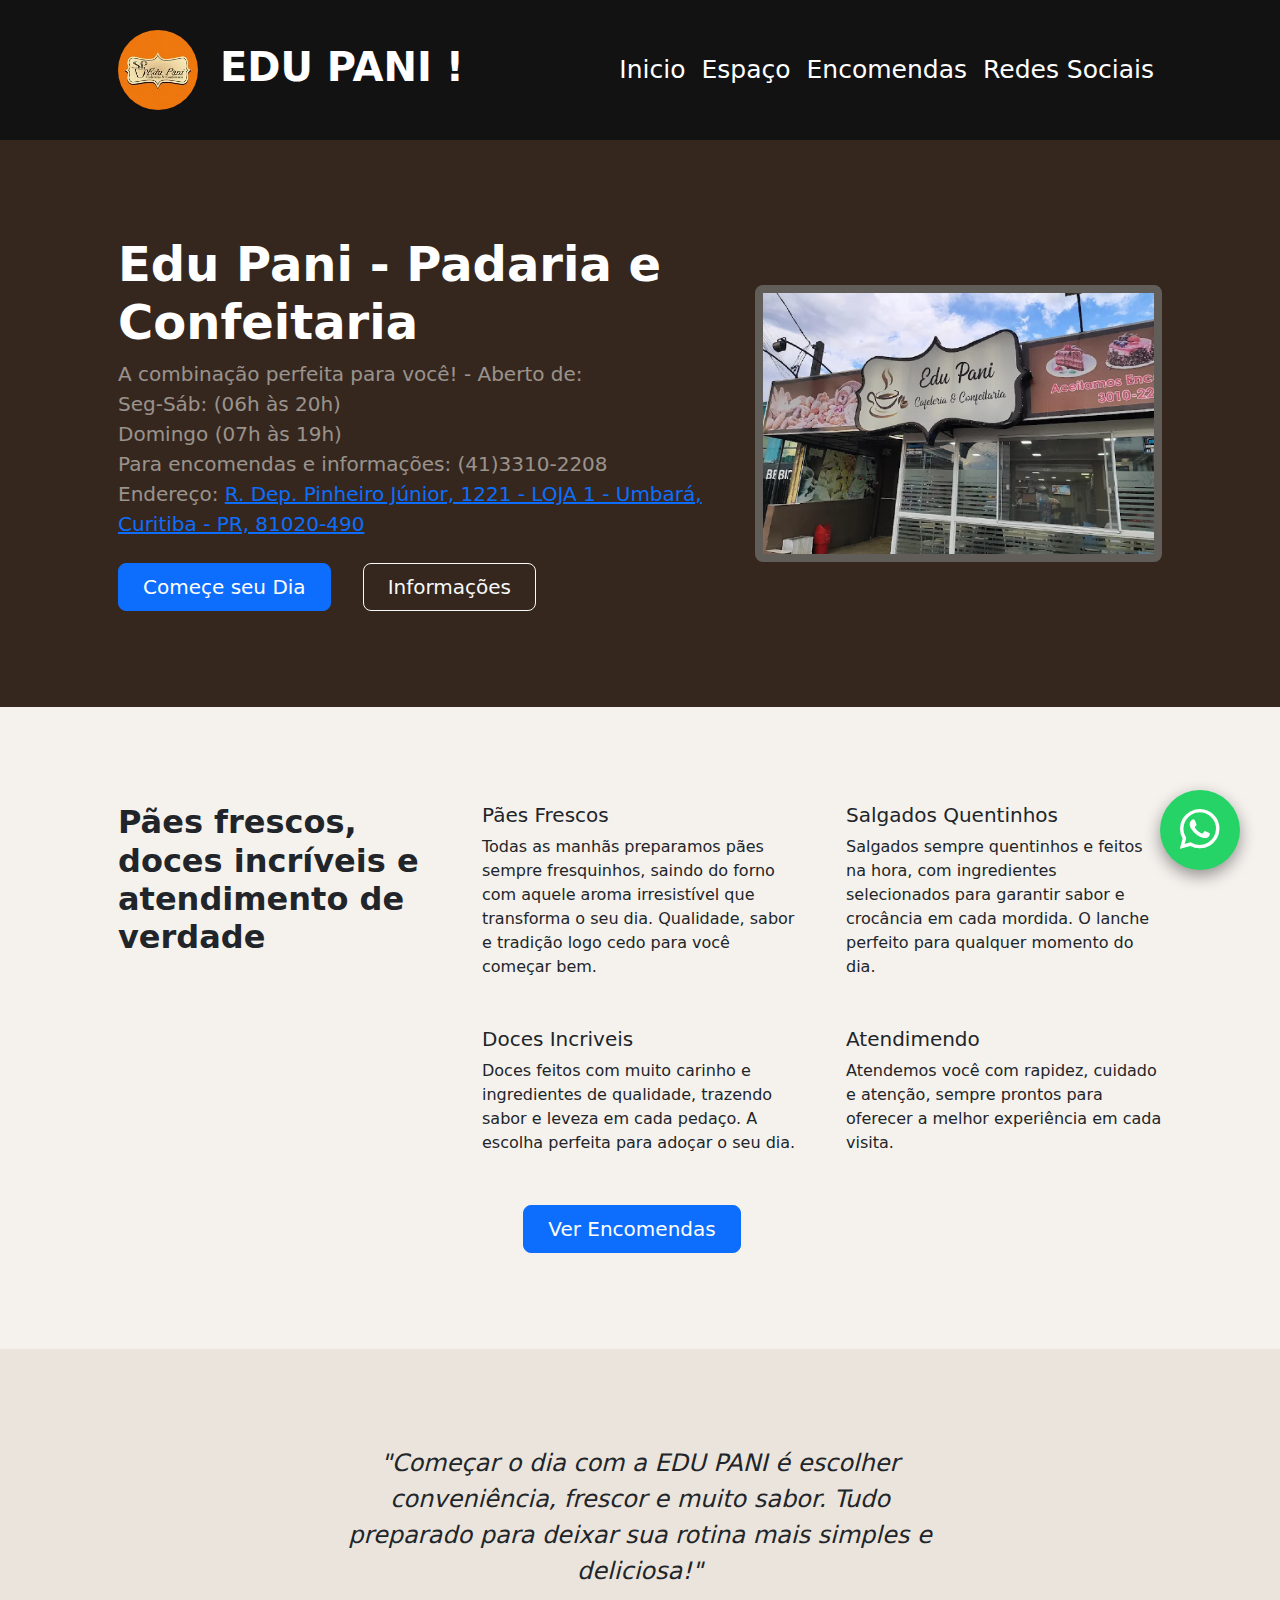
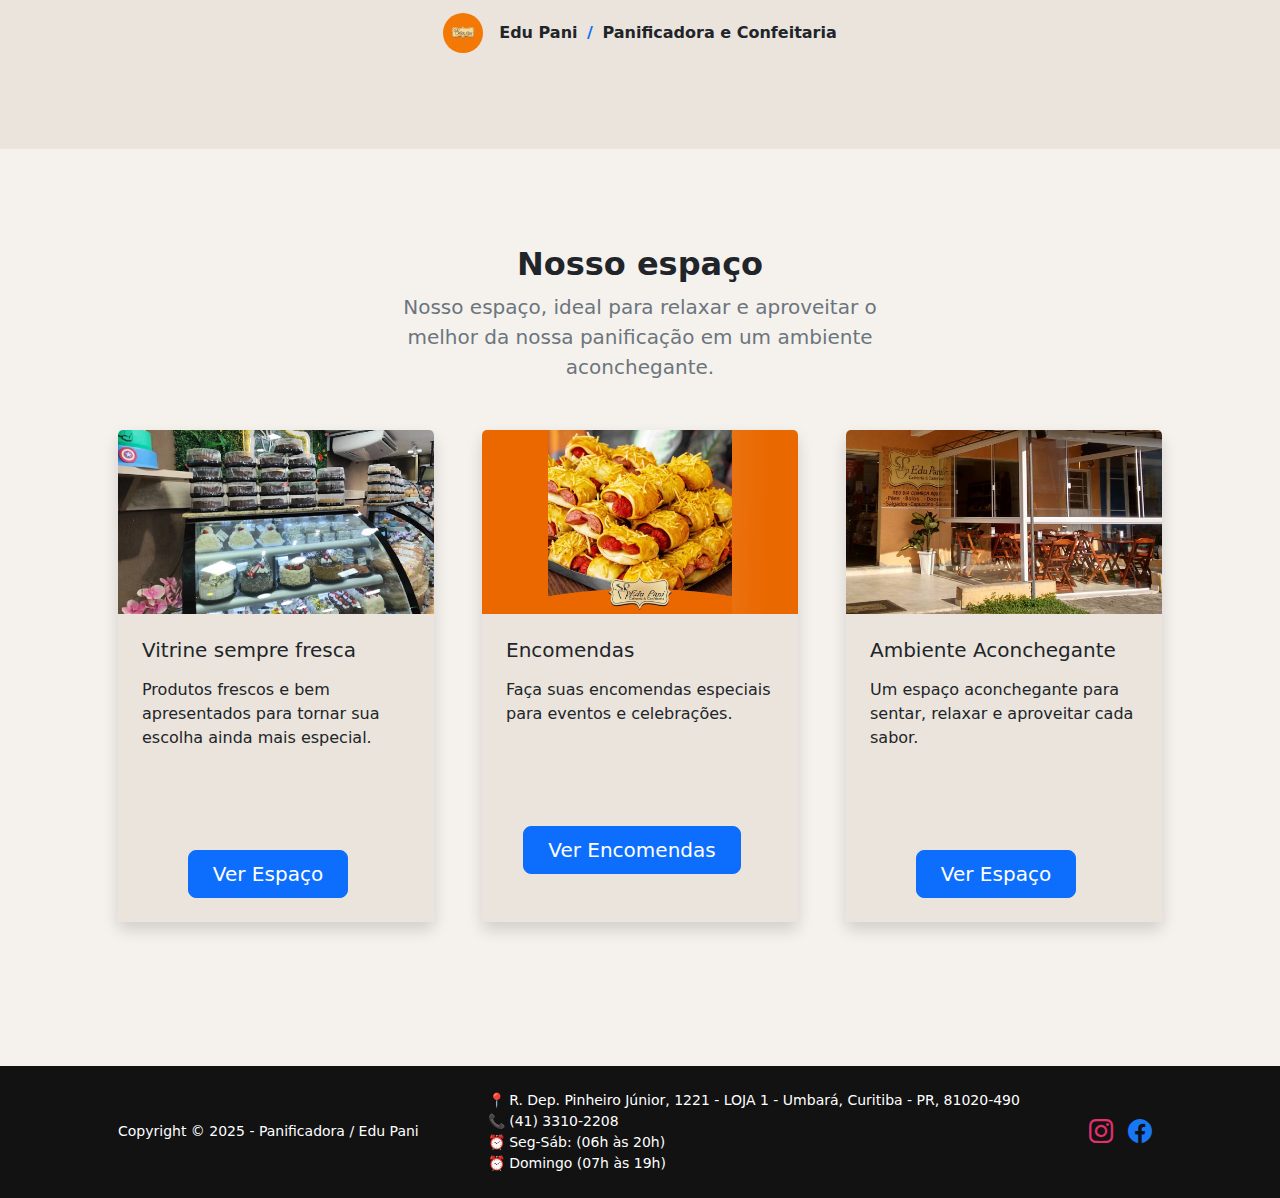
<file: index.html>
<!DOCTYPE html>
<html lang="pt-br">
    <head>
        <meta charset="utf-8" />
        <meta name="viewport" content="width=device-width, initial-scale=1, shrink-to-fit=no" />
        <meta name="description" content="" />
        <meta name="author" content="" />
        <title> - EDU PANI - </title>
        <!-- Favicon-->
       <link rel="icon" type="image/png" href="assets/edu pani.jpg">
        <!-- Bootstrap icons-->
        <link href="https://cdn.jsdelivr.net/npm/bootstrap-icons@1.5.0/font/bootstrap-icons.css" rel="stylesheet" />
        <!-- Core theme CSS (includes Bootstrap)-->
        <link href="css/styles.css" rel="stylesheet" />
        <link rel="stylesheet" href="css/meu.css">
    </head>
    <body class="page-transition d-flex flex-column h-100">
        <!-- LOADER DE TRANSIÇÃO (passo 1) -->
            <div id="page-loader">
                <div class="dots">
                    <span></span>
                    <span></span>
                    <span></span>
                </div>
            </div>
        <main class="flex-shrink-0">
            <!-- Navigation-->
            <nav class="minha-cor navbar navbar-expand-lg navbar-dark">
                <div class="container px-5">
                        <a class="meu-texto navbar-brand" href="index.html">
                            <img src="assets/edu pani.jpg" alt="Logo" style="height: 80px; margin-right: 8px; border-radius: 50%;">
                            EDU PANI !
                        </a>
                    <button class="navbar-toggler" type="button" data-bs-toggle="collapse" data-bs-target="#navbarSupportedContent" aria-controls="navbarSupportedContent" aria-expanded="false" aria-label="Toggle navigation"><span class="navbar-toggler-icon"></span></button>
                    <div class="collapse navbar-collapse" id="navbarSupportedContent">
                        <ul class="navbar-nav ms-auto mb-2 mb-lg-0">
                            <li class="nav-item"><a class="nav-link cor-nav" href="index.html">Inicio</a></li>
                            <li class="nav-item"><a class="nav-link cor-nav" href="espaço.html">Espaço</a></li>
                            <li class="nav-item"><a class="nav-link cor-nav" href="encomendas.html">Encomendas</a></li>
                            <li class="nav-item"><a class="nav-link cor-nav" href="redes-sociais.html">Redes Sociais</a></li>
                        </ul>
                    </div>
                </div>
            </nav>
            <!-- Header-->
                <section class="meu-header">
                    <header class="py-5">
                        <div class="container px-5">
                            <div class="row gx-5 align-items-center justify-content-center">
                                <div class="col-lg-8 col-xl-7 col-xxl-6">
                                    <div class="my-5 text-center text-xl-start">
                                        <h1 class="display-5 fw-bolder text-white mb-2">Edu Pani - Padaria e Confeitaria</h1>
                                        <p class="lead fw-normal text-white-50 mb-4">A combinação perfeita para você! - Aberto de: <br>Seg-Sáb: (06h às 20h)⠀<br>Domingo (07h às 19h) <br>Para encomendas e informações: (41)3310-2208 <br> Endereço: <a href="https://www.google.com/maps?q=R.+Dep.+Pinheiro+Júnior,+1221+-+LOJA+1+-+Umbará,+Curitiba+-+PR,+81020-490" target="_blank">R. Dep. Pinheiro Júnior, 1221 - LOJA 1 - Umbará, Curitiba - PR, 81020-490</a></p>
                                        <div class="d-grid gap-3 d-sm-flex justify-content-sm-center justify-content-xl-start">
                                            <a class="btn btn-primary btn-lg px-4 me-sm-3" href="#features">Começe seu Dia</a>
                                            <a class="btn btn-outline-light btn-lg px-4" href="redes-sociais.html">Informações</a>
                                        </div>
                                    </div>
                                </div>
                                <div class="col-xl-5 col-xxl-6 d-none d-xl-block text-center"><img class="img-fluid rounded-3 my-5" src="assets/estabelecimento.png" alt="estabelecimento" /></div>
                            </div>
                        </div>
                    </header>
                </section>
                <!-- Features section-->
                <section class="py-5" id="features">
                    <div class="container px-5 my-5">
                        <div class="row gx-5">
                            <div class="col-lg-4 mb-5 mb-lg-0"><h2 class="fw-bolder mb-0">Pães frescos, doces incríveis e atendimento de verdade</h2></div>
                            <div class="col-lg-8">
                                <div class="row gx-5 row-cols-1 row-cols-md-2">
                                    <div class="col mb-5 h-100">
                                        <h2 class="h5">Pães Frescos</h2>
                                        <p class="mb-0">Todas as manhãs preparamos pães sempre fresquinhos, saindo do forno com aquele aroma irresistível que transforma o seu dia. Qualidade, sabor e tradição logo cedo para você começar bem.</p>
                                    </div>
                                    <div class="col mb-5 h-100">
                                        <h2 class="h5">Salgados Quentinhos</h2>
                                        <p class="mb-0">Salgados sempre quentinhos e feitos na hora, com ingredientes selecionados para garantir sabor e crocância em cada mordida. O lanche perfeito para qualquer momento do dia.</p>
                                    </div>
                                    <div class="col mb-5 mb-md-0 h-100">
                                        <h2 class="h5">Doces Incriveis</h2>
                                        <p class="mb-0">Doces feitos com muito carinho e ingredientes de qualidade, trazendo sabor e leveza em cada pedaço. A escolha perfeita para adoçar o seu dia.</p>
                                    </div>
                                    <div class="col h-100">
                                        <h2 class="h5">Atendimendo</h2>
                                        <p class="mb-0">Atendemos você com rapidez, cuidado e atenção, sempre prontos para oferecer a melhor experiência em cada visita.</p>
                                    </div>
                                        <div style="margin-top: 50px; display: flex; justify-content: center; align-items: center;"><a class="btn btn-primary btn-lg px-4 me-sm-3" href="encomendas.html">Ver Encomendas</a></div>
                                    </div>
                                </div>
                            </div>
                        </div>
                    </div>
                </section>
                <!-- Testimonial section-->
                <div class="cor-texto-edu-pani py-5">
                    <div class="container px-5 my-5">
                        <div class="row gx-5 justify-content-center">
                            <div class="col-lg-10 col-xl-7">
                                <div class="text-center">
                                    <div class="fs-4 mb-4 fst-italic">"Começar o dia com a EDU PANI é escolher conveniência, frescor e muito sabor. Tudo preparado para deixar sua rotina mais simples e deliciosa!"</div>
                                    <div class="d-flex align-items-center justify-content-center">
                                        <img style="width: 40px; height: 40px;" class="rounded-circle me-3" src="assets/edu pani40x40.png" alt="..." />
                                        <div class="fw-bold">
                                            Edu Pani
                                            <span class="fw-bold text-primary mx-1">/</span>
                                            Panificadora e Confeitaria
                                        </div>
                                    </div>
                                </div>
                            </div>
                        </div>
                    </div>
                </div>
                <!-- Blog preview section-->
                <section class="py-5">
                    <div class="container px-5 my-5">
                        <div class="row gx-5 justify-content-center">
                            <div class="col-lg-8 col-xl-6">
                                <div class="text-center">
                                    <h2 class="fw-bolder">Nosso espaço</h2>
                                    <p class="lead fw-normal text-muted mb-5">Nosso espaço, ideal para relaxar e aproveitar o melhor da nossa panificação em um ambiente aconchegante.</p>
                                </div>
                            </div>
                        </div>
                        <div class="row gx-5">
                            <div class="col-lg-4 mb-5">
                                <div class="card h-100 shadow border-0">
                                    <img class="card-img-top" src="assets/VITRINI EDU PANI.png" alt="vitrini edu pani" />
                                    <div class="cor-bloco card-body p-4">
                                        <h5 class="card-title mb-3">Vitrine sempre fresca</h5>
                                        <p class="card-text mb-0">Produtos frescos e bem apresentados para tornar sua escolha ainda mais especial.</p>
                                        <div style="margin-top: 100px; display: flex; justify-content: center; align-items: center;"><a class="btn btn-primary btn-lg px-4 me-sm-3" href="espaço.html">Ver Espaço</a></div>
                                    </div>
                                </div>
                            </div>
                            <div class="col-lg-4 mb-5">
                                <div class="card h-100 shadow border-0">
                                    <img class="card-img-top" src="assets/salgados encomenda.png" alt="para encomendas" />
                                    <div class="cor-bloco card-body p-4">
                                        <h5 class="card-title mb-3">Encomendas</h5>
                                        <p class="card-text mb-0">Faça suas encomendas especiais para eventos e celebrações.</p>
                                        <div style="margin-top: 100px; display: flex; justify-content: center; align-items: center;"><a class="btn btn-primary btn-lg px-4 me-sm-3" href="encomendas.html">Ver Encomendas</a></div>
                                    </div>
                                </div>
                            </div>                        
                            <div class="col-lg-4 mb-5">
                                <div class="card h-100 shadow border-0">
                                    <img class="card-img-top" src="assets/local sentar.png" alt="lugar para sentar" />
                                    <div class="cor-bloco card-body p-4">
                                        <h5 class="card-title mb-3">Ambiente Aconchegante</h5>
                                        <p class="card-text mb-0">Um espaço aconchegante para sentar, relaxar e aproveitar cada sabor.</p>
                                        <div style="margin-top: 100px; display: flex; justify-content: center; align-items: center;"><a class="btn btn-primary btn-lg px-4 me-sm-3" href="encomendas.html">Ver Espaço</a></div>                               
                                    </div>
                                </div>
                            </div>
                        </div>
                    </div>
                </section>
        </main>
        <!-- Footer-->
        <footer class="cor-footer py-4 mt-auto">
            <div class="container px-5">
                <div class="row align-items-center justify-content-between flex-column flex-sm-row">
                    <div class="col-auto"><div class="small m-0 text-white">Copyright &copy; 2025 - Panificadora / Edu Pani</div></div>
                        <div class="small text-white col-auto">
                        📍 R. Dep. Pinheiro Júnior, 1221 - LOJA 1 - Umbará, Curitiba - PR, 81020-490<br>
                        📞 (41) 3310-2208 <br>
                        ⏰ Seg-Sáb: (06h às 20h)⠀<br>⏰ Domingo (07h às 19h)
                        </div>
                    <div class="col-auto social-icons">
                        <a href="https://www.instagram.com/padariaedupani/" class="instagram"><i class="bi bi-instagram"></i></a>
                        <a href="https://www.facebook.com/edupanii/?locale=pt_BR" class="facebook"><i class="bi bi-facebook"></i></a>
                    </div>
                </div>
            </div>
        </footer>
            <a href="https://wa.me/554195760503?text=Olá,%20gostaria%20de%20retirar%20uma%20dúvida.%0A%0A" 
            target="_blank" 
            class="whatsapp-fixo">
            <i class="bi bi-whatsapp"></i>
            </a>
        <!-- Bootstrap core JS-->
        <script src="https://cdn.jsdelivr.net/npm/bootstrap@5.2.3/dist/js/bootstrap.bundle.min.js"></script>
        <!-- Core theme JS-->
        <script src="js/scripts.js"></script>
    </body>
</html>
</file>
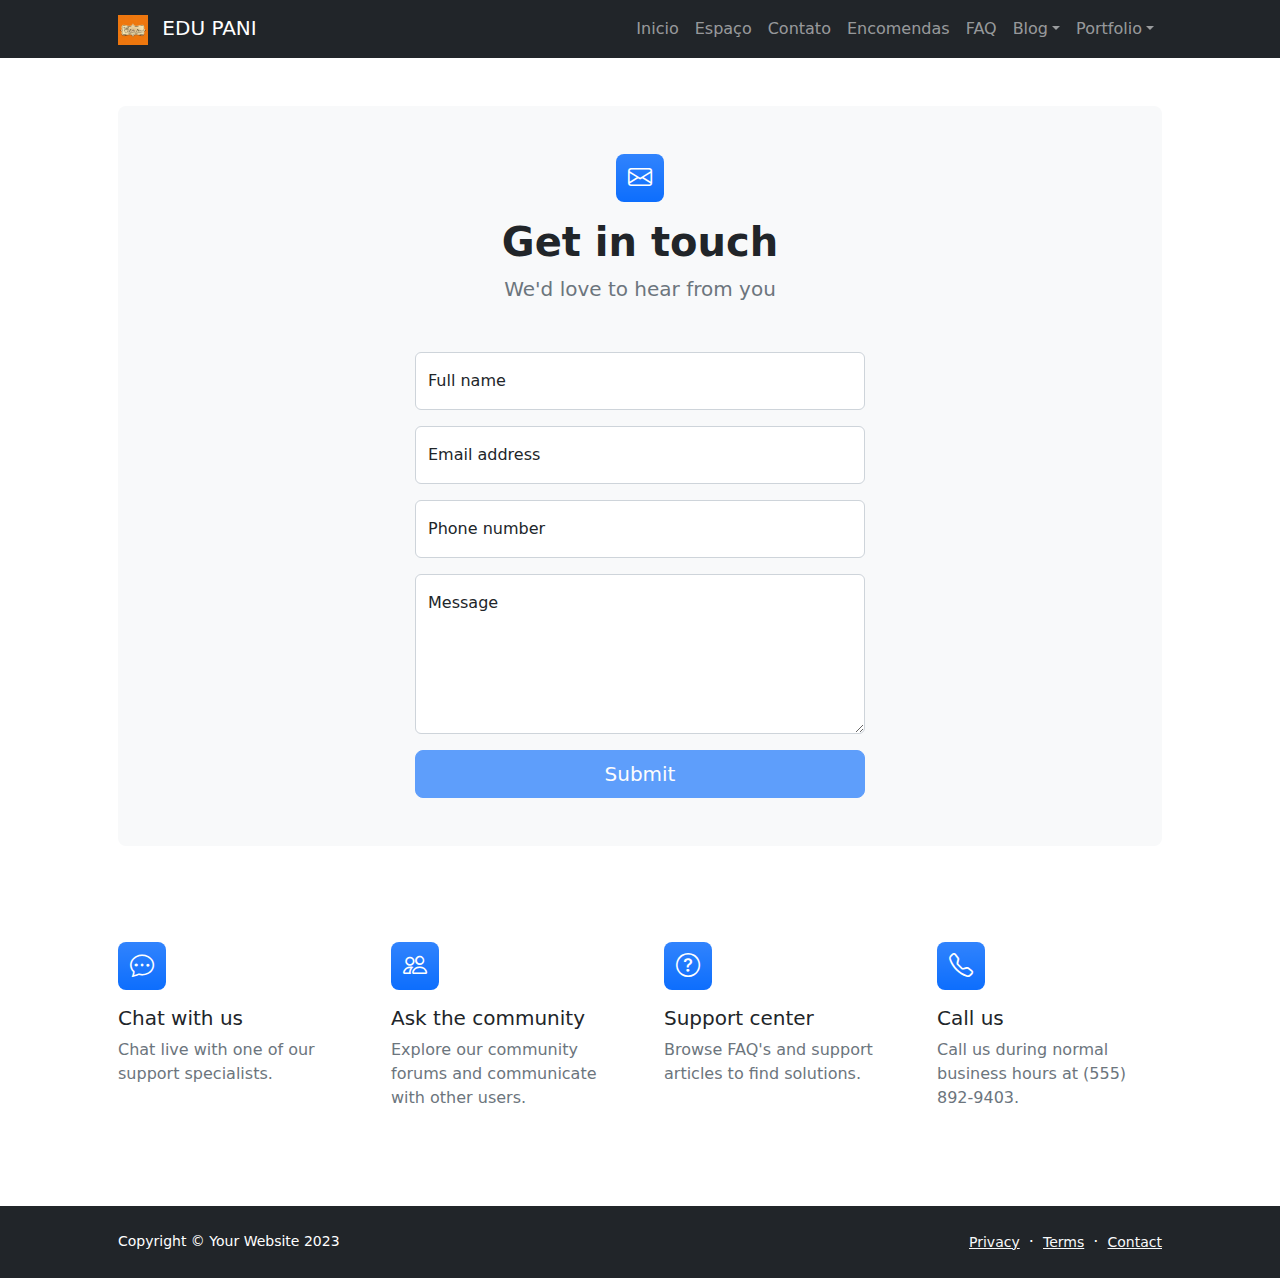
<file: contact.html>
<!DOCTYPE html>
<html lang="en">
    <head>
        <meta charset="utf-8" />
        <meta name="viewport" content="width=device-width, initial-scale=1, shrink-to-fit=no" />
        <meta name="description" content />
        <meta name="author" content />
        <title>Modern Business - Start Bootstrap Template</title>
        <!-- Favicon-->
        <link rel="icon" type="image/x-icon" href="assets/favicon.ico" />
        <!-- Bootstrap icons-->
        <link href="https://cdn.jsdelivr.net/npm/bootstrap-icons@1.5.0/font/bootstrap-icons.css" rel="stylesheet" />
        <!-- Core theme CSS (includes Bootstrap)-->
        <link href="css/styles.css" rel="stylesheet" />
    </head>
    <body class="d-flex flex-column">
        <main class="flex-shrink-0">
            <!-- Navigation-->
            <nav class="navbar navbar-expand-lg navbar-dark bg-dark">
                <div class="container px-5">
                        <a class="navbar-brand" href="index.html">
                            <img src="assets/edu pani.jpg" alt="Logo" style="height: 30px; margin-right: 8px;">
                            EDU PANI
                        </a>
                    <button class="navbar-toggler" type="button" data-bs-toggle="collapse" data-bs-target="#navbarSupportedContent" aria-controls="navbarSupportedContent" aria-expanded="false" aria-label="Toggle navigation"><span class="navbar-toggler-icon"></span></button>
                    <div class="collapse navbar-collapse" id="navbarSupportedContent">
                        <ul class="navbar-nav ms-auto mb-2 mb-lg-0">
                            <li class="nav-item"><a class="nav-link" href="index.html">Inicio</a></li>
                            <li class="nav-item"><a class="nav-link" href="about.html">Espaço</a></li>
                            <li class="nav-item"><a class="nav-link" href="contact.html">Contato</a></li>
                            <li class="nav-item"><a class="nav-link" href="pricing.html">Encomendas</a></li>
                            <li class="nav-item"><a class="nav-link" href="faq.html">FAQ</a></li>
                            <li class="nav-item dropdown">
                                <a class="nav-link dropdown-toggle" id="navbarDropdownBlog" href="#" role="button" data-bs-toggle="dropdown" aria-expanded="false">Blog</a>
                                <ul class="dropdown-menu dropdown-menu-end" aria-labelledby="navbarDropdownBlog">
                                    <li><a class="dropdown-item" href="blog-home.html">Blog Home</a></li>
                                    <li><a class="dropdown-item" href="blog-post.html">Blog Post</a></li>
                                </ul>
                            </li>
                            <li class="nav-item dropdown">
                                <a class="nav-link dropdown-toggle" id="navbarDropdownPortfolio" href="#" role="button" data-bs-toggle="dropdown" aria-expanded="false">Portfolio</a>
                                <ul class="dropdown-menu dropdown-menu-end" aria-labelledby="navbarDropdownPortfolio">
                                    <li><a class="dropdown-item" href="portfolio-overview.html">Portfolio Overview</a></li>
                                    <li><a class="dropdown-item" href="portfolio-item.html">Portfolio Item</a></li>
                                </ul>
                            </li>
                        </ul>
                    </div>
                </div>
            </nav>
            <!-- Page content-->
            <section class="py-5">
                <div class="container px-5">
                    <!-- Contact form-->
                    <div class="bg-light rounded-3 py-5 px-4 px-md-5 mb-5">
                        <div class="text-center mb-5">
                            <div class="feature bg-primary bg-gradient text-white rounded-3 mb-3"><i class="bi bi-envelope"></i></div>
                            <h1 class="fw-bolder">Get in touch</h1>
                            <p class="lead fw-normal text-muted mb-0">We'd love to hear from you</p>
                        </div>
                        <div class="row gx-5 justify-content-center">
                            <div class="col-lg-8 col-xl-6">
                                <!-- * * * * * * * * * * * * * * *-->
                                <!-- * * SB Forms Contact Form * *-->
                                <!-- * * * * * * * * * * * * * * *-->
                                <!-- This form is pre-integrated with SB Forms.-->
                                <!-- To make this form functional, sign up at-->
                                <!-- https://startbootstrap.com/solution/contact-forms-->
                                <!-- to get an API token!-->
                                <form id="contactForm" data-sb-form-api-token="API_TOKEN">
                                    <!-- Name input-->
                                    <div class="form-floating mb-3">
                                        <input class="form-control" id="name" type="text" placeholder="Enter your name..." data-sb-validations="required" />
                                        <label for="name">Full name</label>
                                        <div class="invalid-feedback" data-sb-feedback="name:required">A name is required.</div>
                                    </div>
                                    <!-- Email address input-->
                                    <div class="form-floating mb-3">
                                        <input class="form-control" id="email" type="email" placeholder="name@example.com" data-sb-validations="required,email" />
                                        <label for="email">Email address</label>
                                        <div class="invalid-feedback" data-sb-feedback="email:required">An email is required.</div>
                                        <div class="invalid-feedback" data-sb-feedback="email:email">Email is not valid.</div>
                                    </div>
                                    <!-- Phone number input-->
                                    <div class="form-floating mb-3">
                                        <input class="form-control" id="phone" type="tel" placeholder="(123) 456-7890" data-sb-validations="required" />
                                        <label for="phone">Phone number</label>
                                        <div class="invalid-feedback" data-sb-feedback="phone:required">A phone number is required.</div>
                                    </div>
                                    <!-- Message input-->
                                    <div class="form-floating mb-3">
                                        <textarea class="form-control" id="message" type="text" placeholder="Enter your message here..." style="height: 10rem" data-sb-validations="required"></textarea>
                                        <label for="message">Message</label>
                                        <div class="invalid-feedback" data-sb-feedback="message:required">A message is required.</div>
                                    </div>
                                    <!-- Submit success message-->
                                    <!---->
                                    <!-- This is what your users will see when the form-->
                                    <!-- has successfully submitted-->
                                    <div class="d-none" id="submitSuccessMessage">
                                        <div class="text-center mb-3">
                                            <div class="fw-bolder">Form submission successful!</div>
                                            To activate this form, sign up at
                                            <br />
                                            <a href="https://startbootstrap.com/solution/contact-forms">https://startbootstrap.com/solution/contact-forms</a>
                                        </div>
                                    </div>
                                    <!-- Submit error message-->
                                    <!---->
                                    <!-- This is what your users will see when there is-->
                                    <!-- an error submitting the form-->
                                    <div class="d-none" id="submitErrorMessage"><div class="text-center text-danger mb-3">Error sending message!</div></div>
                                    <!-- Submit Button-->
                                    <div class="d-grid"><button class="btn btn-primary btn-lg disabled" id="submitButton" type="submit">Submit</button></div>
                                </form>
                            </div>
                        </div>
                    </div>
                    <!-- Contact cards-->
                    <div class="row gx-5 row-cols-2 row-cols-lg-4 py-5">
                        <div class="col">
                            <div class="feature bg-primary bg-gradient text-white rounded-3 mb-3"><i class="bi bi-chat-dots"></i></div>
                            <div class="h5 mb-2">Chat with us</div>
                            <p class="text-muted mb-0">Chat live with one of our support specialists.</p>
                        </div>
                        <div class="col">
                            <div class="feature bg-primary bg-gradient text-white rounded-3 mb-3"><i class="bi bi-people"></i></div>
                            <div class="h5">Ask the community</div>
                            <p class="text-muted mb-0">Explore our community forums and communicate with other users.</p>
                        </div>
                        <div class="col">
                            <div class="feature bg-primary bg-gradient text-white rounded-3 mb-3"><i class="bi bi-question-circle"></i></div>
                            <div class="h5">Support center</div>
                            <p class="text-muted mb-0">Browse FAQ's and support articles to find solutions.</p>
                        </div>
                        <div class="col">
                            <div class="feature bg-primary bg-gradient text-white rounded-3 mb-3"><i class="bi bi-telephone"></i></div>
                            <div class="h5">Call us</div>
                            <p class="text-muted mb-0">Call us during normal business hours at (555) 892-9403.</p>
                        </div>
                    </div>
                </div>
            </section>
        </main>
        <!-- Footer-->
        <footer class="bg-dark py-4 mt-auto">
            <div class="container px-5">
                <div class="row align-items-center justify-content-between flex-column flex-sm-row">
                    <div class="col-auto"><div class="small m-0 text-white">Copyright &copy; Your Website 2023</div></div>
                    <div class="col-auto">
                        <a class="link-light small" href="#!">Privacy</a>
                        <span class="text-white mx-1">&middot;</span>
                        <a class="link-light small" href="#!">Terms</a>
                        <span class="text-white mx-1">&middot;</span>
                        <a class="link-light small" href="#!">Contact</a>
                    </div>
                </div>
            </div>
        </footer>
        <!-- Bootstrap core JS-->
        <script src="https://cdn.jsdelivr.net/npm/bootstrap@5.2.3/dist/js/bootstrap.bundle.min.js"></script>
        <!-- Core theme JS-->
        <script src="js/scripts.js"></script>
        <!-- * * * * * * * * * * * * * * * * * * * * * * * * * * * * * * * * * * * * * * * *-->
        <!-- * *                               SB Forms JS                               * *-->
        <!-- * * Activate your form at https://startbootstrap.com/solution/contact-forms * *-->
        <!-- * * * * * * * * * * * * * * * * * * * * * * * * * * * * * * * * * * * * * * * *-->
        <script src="https://cdn.startbootstrap.com/sb-forms-latest.js"></script>
    </body>
</html>
</file>
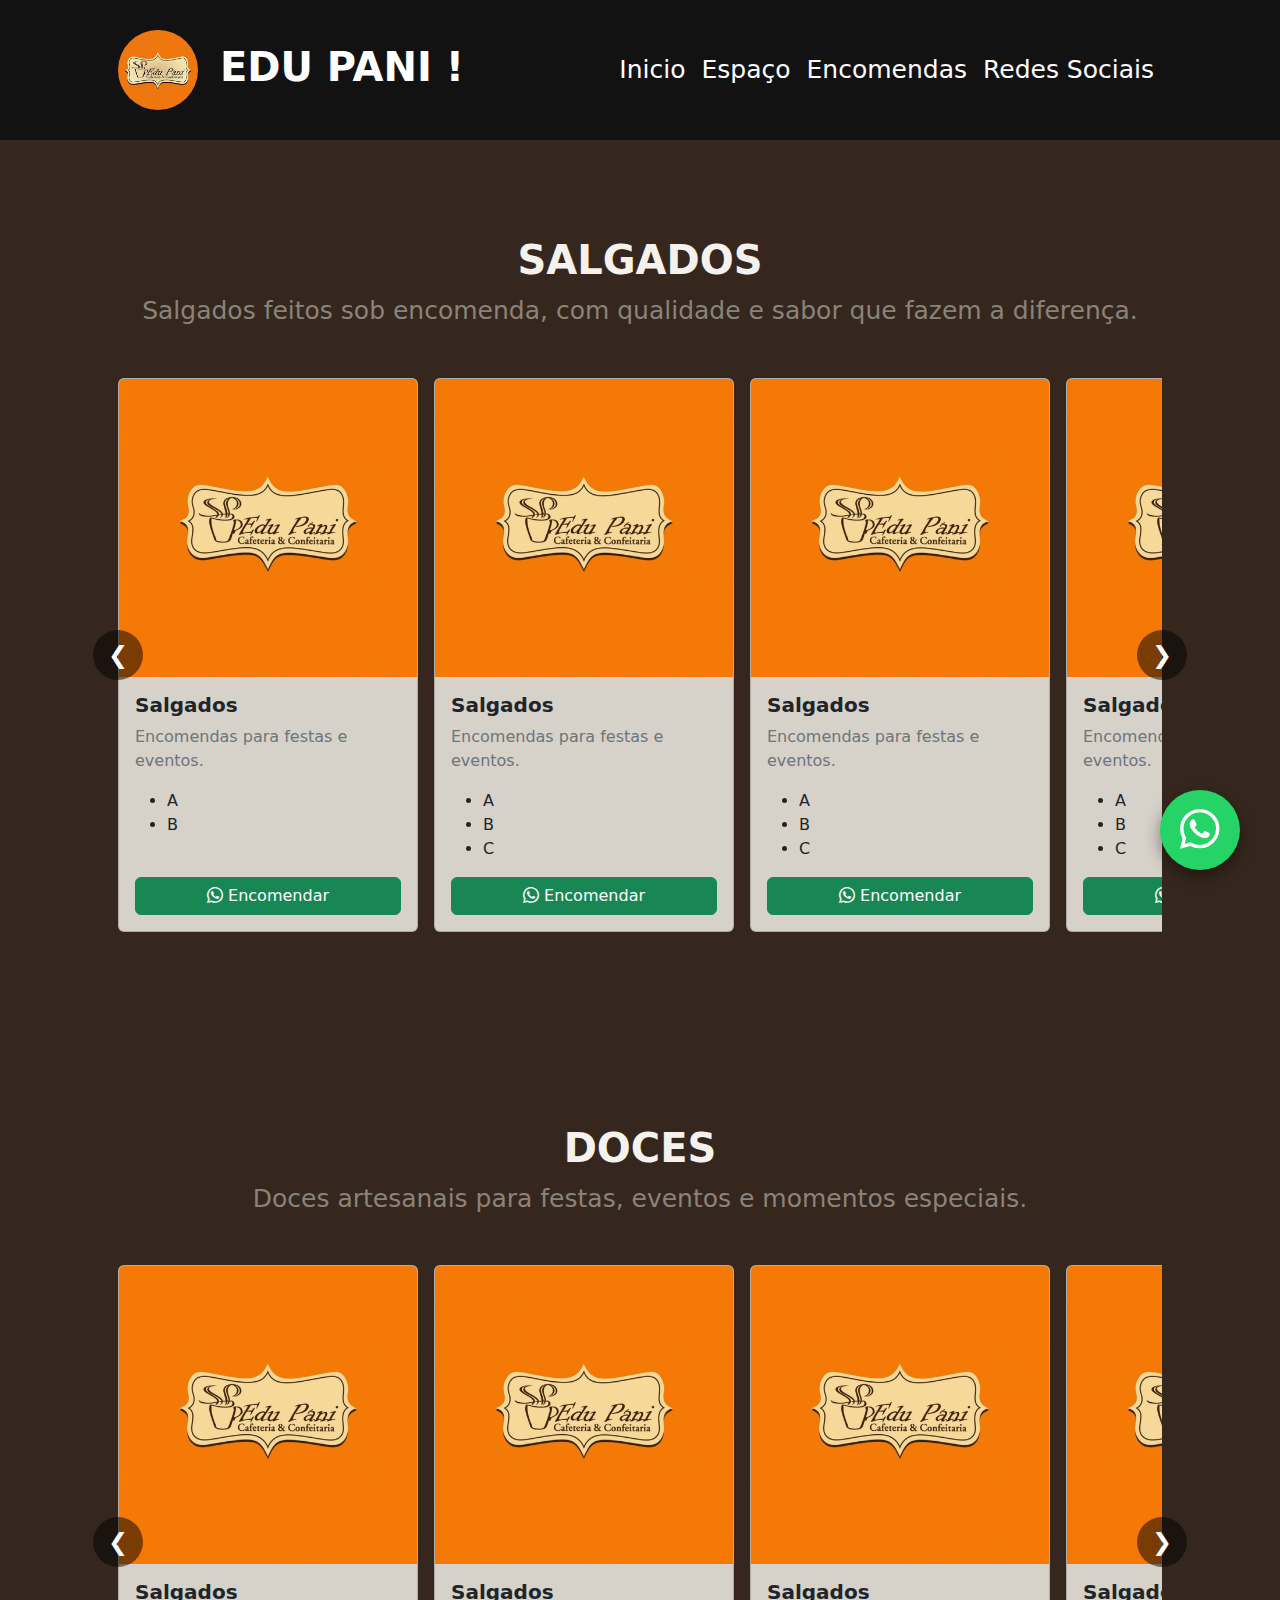
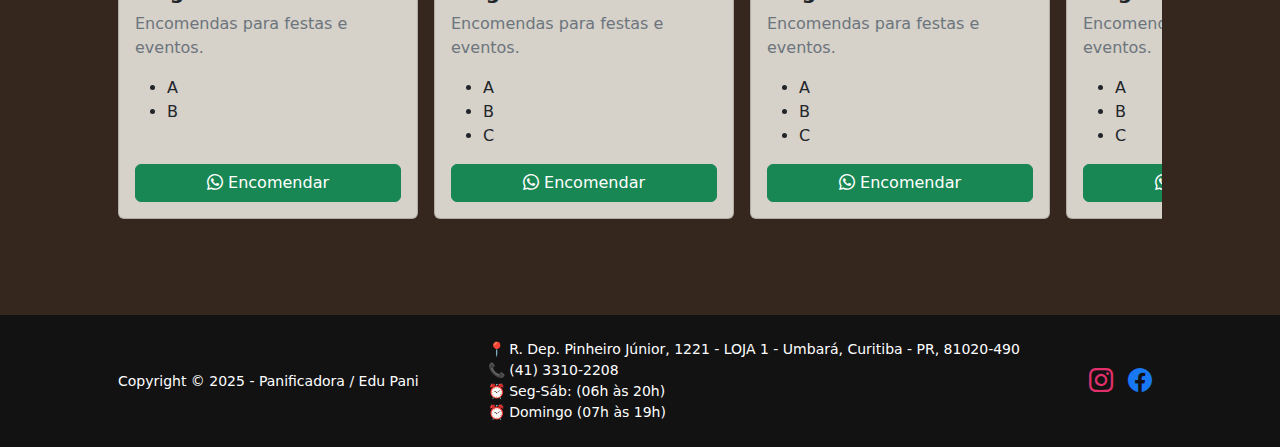
<file: encomendas.html>
<!DOCTYPE html>
<html lang="pt-br">
    <head>
        <meta charset="utf-8" />
        <meta name="viewport" content="width=device-width, initial-scale=1, shrink-to-fit=no" />
        <meta name="description" content="" />
        <meta name="author" content="" />
        <title> - EDU PANI - </title>
        <!-- Favicon-->
       <link rel="icon" type="image/png" href="assets/edu pani.jpg">
        <!-- Bootstrap icons-->
        <link href="https://cdn.jsdelivr.net/npm/bootstrap-icons@1.5.0/font/bootstrap-icons.css" rel="stylesheet" />
        <!-- Core theme CSS (includes Bootstrap)-->
        <link href="css/styles.css" rel="stylesheet" />
        <link rel="stylesheet" href="css/meu.css">
    </head>
    <body class="page-transition d-flex flex-column">
            <!-- LOADER DE TRANSIÇÃO (passo 1) -->
            <div id="page-loader">
                <div class="dots">
                    <span></span>
                    <span></span>
                    <span></span>
                </div>
            </div>
        <main class="flex-shrink-0">
            <!-- Navigation-->
            <nav class="minha-cor navbar navbar-expand-lg navbar-dark">
                <div class="container px-5">
                        <a class="meu-texto navbar-brand" href="index.html">
                            <img src="assets/edu pani.jpg" alt="Logo" style="height: 80px; margin-right: 8px; border-radius: 50%;">
                            EDU PANI !
                        </a>
                    <button class="navbar-toggler" type="button" data-bs-toggle="collapse" data-bs-target="#navbarSupportedContent" aria-controls="navbarSupportedContent" aria-expanded="false" aria-label="Toggle navigation"><span class="navbar-toggler-icon"></span></button>
                    <div class="collapse navbar-collapse" id="navbarSupportedContent">
                        <ul class="navbar-nav ms-auto mb-2 mb-lg-0">
                            <li class="nav-item"><a class="nav-link cor-nav" href="index.html">Inicio</a></li>
                            <li class="nav-item"><a class="nav-link cor-nav" href="espaço.html">Espaço</a></li>
                            <li class="nav-item"><a class="nav-link cor-nav" href="encomendas.html">Encomendas</a></li>
                            <li class="nav-item"><a class="nav-link cor-nav" href="redes-sociais.html">Redes Sociais</a></li>
                        </ul>
                    </div>
                </div>
            </nav>
            <!-- encomendas section-->
            <section class="cor-fundo">
                <section class="encomendas-titulo py-5"> <!-- Carrossel de salgados -->
                    <div class="container px-5 my-5">

                        <!-- Título -->
                        <div class="text-center mb-5">
                        <h1 class="titulo">SALGADOS</h1>
                        <p class="texto-p">
                            Salgados feitos sob encomenda, com qualidade e sabor que fazem a diferença.
                        </p>
                        </div>

                        <div class="position-relative">
                            <!-- Botão Esquerda -->
                            <button class="btn btn-dark carousel-btn left" onclick="scrollBoxes(-1, 'boxContainerSalgados')">❮</button>

                            <!-- Container horizontal -->
                            <div class="carousel-wrapper">
                                <div class="carousel-container d-flex gap-3" id="boxContainerSalgados">
                                    <!-- BOX 1 -->
                                    <div class="flex-shrink-0" style="width: 300px;">
                                        <div class="card h-100 card-personalizado">
                                            <img src="assets/edu pani40x40.png" class="card-img-top" alt="Salgados">
                                            <div class="card-body d-flex flex-column">
                                                <h5 class="fw-bold">Salgados</h5>
                                                <p class="text-muted">Encomendas para festas e eventos.</p>
                                                <ul>
                                                    <li>A</li>
                                                    <li>B</li>
                                                </ul>
                                                <a href="https://wa.me/554195760503?text=Olá,%20quero%20fazer%20uma%20encomenda!%0A%0A100%20salgados%0A50%20coxinha%0A50%20quibe" target="_blank" class="btn btn-success btn btn-primary mt-auto">
                                                 <i class="bi bi-whatsapp"></i> Encomendar </a>
                                            </div>
                                        </div>
                                    </div>
                                
                                    <!-- BOX 2 -->
                                    <div class="flex-shrink-0" style="width: 300px;">
                                        <div class="card h-100 card-personalizado">
                                            <img src="assets/edu pani40x40.png" class="card-img-top" alt="Salgados">
                                            <div class="card-body d-flex flex-column">
                                                <h5 class="fw-bold">Salgados</h5>
                                                <p class="text-muted">Encomendas para festas e eventos.</p>
                                                <ul>
                                                    <li>A</li>
                                                    <li>B</li>
                                                    <li>C</li>
                                                </ul>
                                                <a href="https://wa.me/554195760503?text=Olá,%20quero%20fazer%20uma%20encomenda!%0A%0A100%20salgados%0A50%20coxinha%0A50%20quibe" target="_blank" class="btn btn-success btn btn-primary mt-auto">
                                                 <i class="bi bi-whatsapp"></i> Encomendar </a>
                                            </div>
                                        </div>
                                    </div>                                
                                    <!-- BOX 3 -->
                                    <div class="flex-shrink-0" style="width: 300px;">
                                        <div class="card h-100 card-personalizado">
                                            <img src="assets/edu pani40x40.png" class="card-img-top" alt="Salgados">
                                            <div class="card-body d-flex flex-column">
                                                <h5 class="fw-bold">Salgados</h5>
                                                <p class="text-muted">Encomendas para festas e eventos.</p>
                                                <ul>
                                                    <li>A</li>
                                                    <li>B</li>
                                                    <li>C</li>
                                                </ul>
                                                <a href="https://wa.me/554195760503?text=Olá,%20quero%20fazer%20uma%20encomenda!%0A%0A100%20salgados%0A50%20coxinha%0A50%20quibe" target="_blank" class="btn btn-success btn btn-primary mt-auto">
                                                 <i class="bi bi-whatsapp"></i> Encomendar </a>
                                            </div>
                                        </div>
                                    </div>                                
                                    <!-- BOX 4 -->
                                    <div class="flex-shrink-0" style="width: 300px;">
                                        <div class="card h-100 card-personalizado">
                                            <img src="assets/edu pani40x40.png" class="card-img-top" alt="Salgados">
                                            <div class="card-body d-flex flex-column">
                                                <h5 class="fw-bold">Salgados</h5>
                                                <p class="text-muted">Encomendas para festas e eventos.</p>
                                                <ul>
                                                    <li>A</li>
                                                    <li>B</li>
                                                    <li>C</li>
                                                </ul>
                                                <a href="https://wa.me/554195760503?text=Olá,%20quero%20fazer%20uma%20encomenda!%0A%0A100%20salgados%0A50%20coxinha%0A50%20quibe" target="_blank" class="btn btn-success btn btn-primary mt-auto">
                                                 <i class="bi bi-whatsapp"></i> Encomendar </a>
                                            </div>
                                        </div>
                                    </div>                                
                                    <!-- BOX 5 -->
                                    <div class="flex-shrink-0" style="width: 300px;">
                                        <div class="card h-100 card-personalizado">
                                            <img src="assets/edu pani40x40.png" class="card-img-top" alt="Salgados">
                                            <div class="card-body d-flex flex-column">
                                                <h5 class="fw-bold">Salgados</h5>
                                                <p class="text-muted">Encomendas para festas e eventos.</p>
                                                <ul>
                                                    <li>A</li>
                                                    <li>B</li>
                                                    <li>C</li>
                                                </ul>
                                                <a href="https://wa.me/554195760503?text=Olá,%20quero%20fazer%20uma%20encomenda!%0A%0A100%20salgados%0A50%20coxinha%0A50%20quibe" target="_blank" class="btn btn-success btn btn-primary mt-auto">
                                                 <i class="bi bi-whatsapp"></i> Encomendar </a>
                                            </div>
                                        </div>
                                    </div>                                
                                    <!-- Adicione mais boxes aqui (com a mesma estrutura do BOX 1) -->
                                </div>
                            </div>

                            <!-- Botão Direita -->
                            <button class="btn btn-dark carousel-btn right" onclick="scrollBoxes(1, 'boxContainerSalgados')">❯</button>
                        </div>
                </section>

                <section class="py-5"> <!-- Carrossel de DOCES -->
                    <div class="container px-5 my-5">

                        <!-- Título -->
                        <div class="text-center mb-5">
                        <h1 class="titulo">DOCES</h1>
                        <p class="texto-p">
                            Doces artesanais para festas, eventos e momentos especiais.
                        </p>
                        </div>

                        <div class="position-relative">
                            <!-- Botão Esquerda -->
                            <button class="btn btn-dark carousel-btn left" onclick="scrollBoxes(-1, 'boxContainerDoces')">❮</button>

                            <!-- Container horizontal -->
                            <div class="carousel-wrapper">
                                <div class="carousel-container d-flex gap-3" id="boxContainerDoces">
                                    <!-- BOX 1 -->
                                    <div class=" flex-shrink-0" style="width: 300px;">
                                        <div class="card h-100 card-personalizado">
                                            <img src="assets/edu pani40x40.png" class="card-img-top" alt="Salgados">
                                            <div class="card-body d-flex flex-column">
                                                <h5 class="fw-bold">Salgados</h5>
                                                <p class="text-muted">Encomendas para festas e eventos.</p>
                                                <ul>
                                                    <li>A</li>
                                                    <li>B</li>
                                                </ul>
                                                <a href="https://wa.me/554195760503?text=Olá,%20quero%20fazer%20uma%20encomenda!%0A%0A100%20salgados%0A50%20coxinha%0A50%20quibe" target="_blank" class="btn btn-success btn btn-primary mt-auto">
                                                 <i class="bi bi-whatsapp"></i> Encomendar </a>
                                            </div>
                                        </div>
                                    </div>
                                
                                    <!-- BOX 2 -->
                                    <div class="flex-shrink-0" style="width: 300px;">
                                        <div class="card h-100 card-personalizado">
                                            <img src="assets/edu pani40x40.png" class="card-img-top" alt="Salgados">
                                            <div class="card-body d-flex flex-column">
                                                <h5 class="fw-bold">Salgados</h5>
                                                <p class="text-muted">Encomendas para festas e eventos.</p>
                                                <ul>
                                                    <li>A</li>
                                                    <li>B</li>
                                                    <li>C</li>
                                                </ul>
                                                <a href="https://wa.me/554195760503?text=Olá,%20quero%20fazer%20uma%20encomenda!%0A%0A100%20salgados%0A50%20coxinha%0A50%20quibe" target="_blank" class="btn btn-success btn btn-primary mt-auto">
                                                 <i class="bi bi-whatsapp"></i> Encomendar </a>
                                            </div>
                                        </div>
                                    </div>                                
                                    <!-- BOX 3 -->
                                    <div class="flex-shrink-0" style="width: 300px;">
                                        <div class="card h-100 card-personalizado">
                                            <img src="assets/edu pani40x40.png" class="card-img-top" alt="Salgados">
                                            <div class="card-body d-flex flex-column">
                                                <h5 class="fw-bold">Salgados</h5>
                                                <p class="text-muted">Encomendas para festas e eventos.</p>
                                                <ul>
                                                    <li>A</li>
                                                    <li>B</li>
                                                    <li>C</li>
                                                </ul>
                                                <a href="https://wa.me/554195760503?text=Olá,%20quero%20fazer%20uma%20encomenda!%0A%0A100%20salgados%0A50%20coxinha%0A50%20quibe" target="_blank" class="btn btn-success btn btn-primary mt-auto">
                                                 <i class="bi bi-whatsapp"></i> Encomendar </a>
                                            </div>
                                        </div>
                                    </div>                                
                                    <!-- BOX 4 -->
                                    <div class="flex-shrink-0" style="width: 300px;">
                                        <div class="card h-100 card-personalizado">
                                            <img src="assets/edu pani40x40.png" class="card-img-top" alt="Salgados">
                                            <div class="card-body d-flex flex-column">
                                                <h5 class="fw-bold">Salgados</h5>
                                                <p class="text-muted">Encomendas para festas e eventos.</p>
                                                <ul>
                                                    <li>A</li>
                                                    <li>B</li>
                                                    <li>C</li>
                                                </ul>
                                                <a href="https://wa.me/554195760503?text=Olá,%20quero%20fazer%20uma%20encomenda!%0A%0A100%20salgados%0A50%20coxinha%0A50%20quibe" target="_blank" class="btn btn-success btn btn-primary mt-auto">
                                                 <i class="bi bi-whatsapp"></i> Encomendar </a>
                                            </div>
                                        </div>
                                    </div>                                
                                    <!-- BOX 5 -->
                                    <div class="flex-shrink-0" style="width: 300px;">
                                        <div class="card h-100 card-personalizado">
                                            <img src="assets/edu pani40x40.png" class="card-img-top" alt="Salgados">
                                            <div class="card-body d-flex flex-column">
                                                <h5 class="fw-bold">Salgados</h5>
                                                <p class="text-muted">Encomendas para festas e eventos.</p>
                                                <ul>
                                                    <li>A</li>
                                                    <li>B</li>
                                                    <li>C</li>
                                                </ul>
                                                <a href="https://wa.me/554195760503?text=Olá,%20quero%20fazer%20uma%20encomenda!%0A%0A100%20salgados%0A50%20coxinha%0A50%20quibe" target="_blank" class="btn btn-success btn btn-primary mt-auto">
                                                 <i class="bi bi-whatsapp"></i> Encomendar </a>
                                            </div>
                                        </div>
                                    </div>                                
                                    <!-- Adicione mais boxes aqui (com a mesma estrutura do BOX 1) -->
                                </div>
                            </div>

                            <!-- Botão Direita -->
                            <button class="btn btn-dark carousel-btn right" onclick="scrollBoxes(1, 'boxContainerDoces')">❯</button>
                        </div>
                </section>  
            </section>          
        </main>
        <!-- Footer-->
        <footer class="cor-footer py-4 mt-auto">
            <div class="container px-5">
                <div class="row align-items-center justify-content-between flex-column flex-sm-row">
                    <div class="col-auto"><div class="small m-0 text-white">Copyright &copy; 2025 - Panificadora / Edu Pani</div></div>
                        <div class="small text-white col-auto">
                        📍 R. Dep. Pinheiro Júnior, 1221 - LOJA 1 - Umbará, Curitiba - PR, 81020-490<br>
                        📞 (41) 3310-2208 <br>
                        ⏰ Seg-Sáb: (06h às 20h)⠀<br>⏰ Domingo (07h às 19h)
                        </div>
                    <div class="col-auto social-icons">
                        <a href="https://www.instagram.com/padariaedupani/" class="instagram"><i class="bi bi-instagram"></i></a>
                        <a href="https://www.facebook.com/edupanii/?locale=pt_BR" class="facebook"><i class="bi bi-facebook"></i></a>
                    </div>
                </div>
            </div>
        </footer>
            <a href="https://wa.me/554195760503?text=Olá,%20gostaria%20de%20retirar%20uma%20dúvida.%0A%0A" 
                target="_blank" 
                class="whatsapp-fixo">
                <i class="bi bi-whatsapp"></i>
            </a>
        <!-- Bootstrap core JS-->
        <script src="https://cdn.jsdelivr.net/npm/bootstrap@5.2.3/dist/js/bootstrap.bundle.min.js"></script>
        <!-- Core theme JS-->
        <script src="js/scripts.js"></script>
    </body>
</html>
</file>
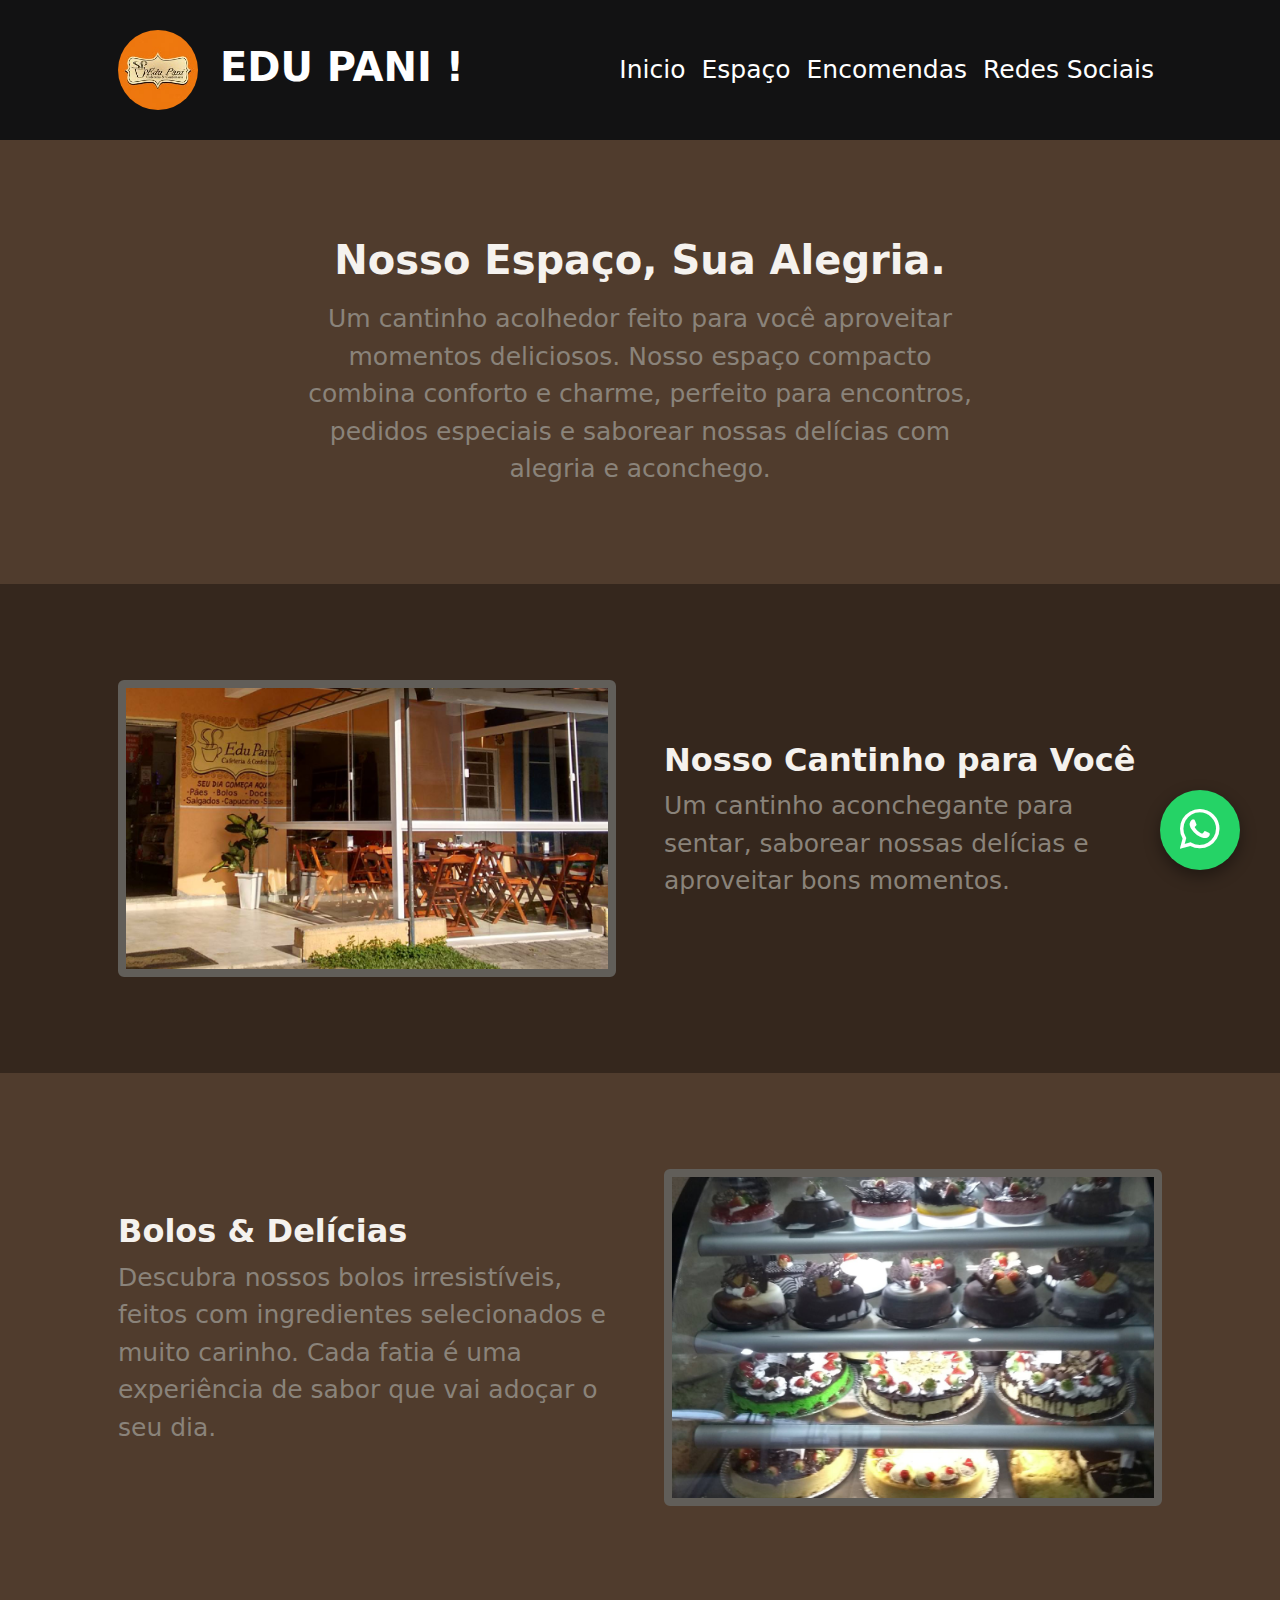
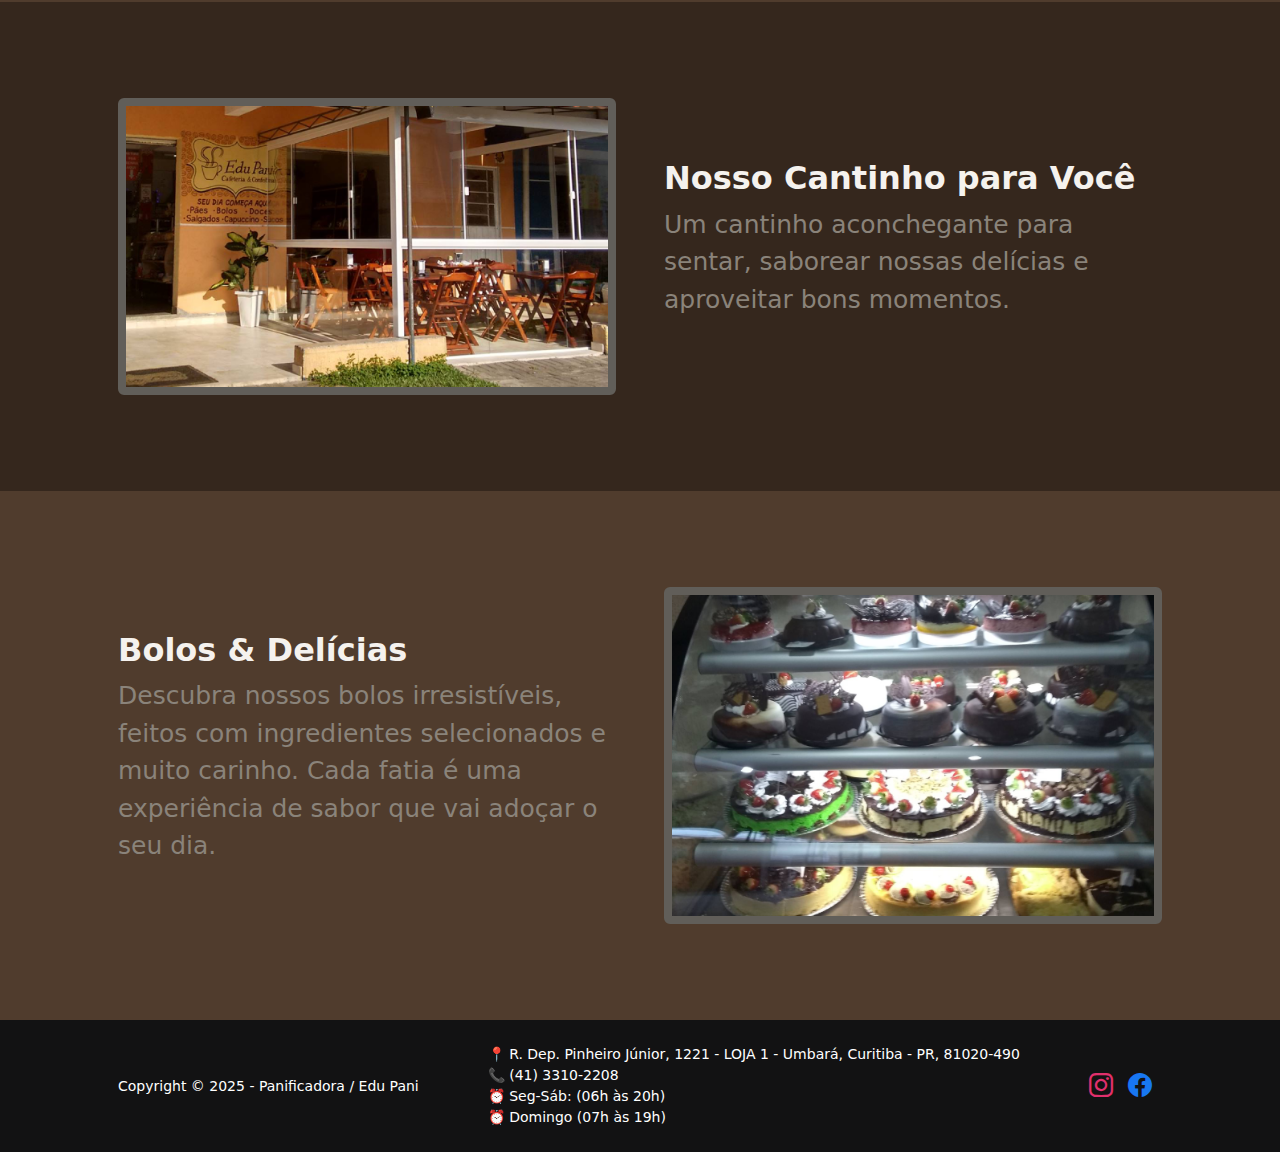
<file: espaço.html>
<!DOCTYPE html>
<html lang="pt-br">
    <head>
        <meta charset="utf-8" />
        <meta name="viewport" content="width=device-width, initial-scale=1, shrink-to-fit=no" />
        <meta name="description" content="" />
        <meta name="author" content="" />
        <title> - EDU PANI - </title>
        <!-- Favicon-->
       <link rel="icon" type="image/png" href="assets/edu pani.jpg">
        <!-- Bootstrap icons-->
        <link href="https://cdn.jsdelivr.net/npm/bootstrap-icons@1.5.0/font/bootstrap-icons.css" rel="stylesheet" />
        <!-- Core theme CSS (includes Bootstrap)-->
        <link href="css/styles.css" rel="stylesheet" />
        <link rel="stylesheet" href="css/meu.css">
    </head>
    <body class="page-transitiond-flex flex-column">
            <!-- LOADER DE TRANSIÇÃO (passo 1) -->
            <div id="page-loader">
                <div class="dots">
                    <span></span>
                    <span></span>
                    <span></span>
                </div>
            </div>
        <main class="flex-shrink-0">
            <!-- Navigation-->
            <nav class="minha-cor navbar navbar-expand-lg navbar-dark">
                <div class="container px-5">
                        <a class="meu-texto navbar-brand" href="index.html">
                            <img src="assets/edu pani.jpg" alt="Logo" style="height: 80px; margin-right: 8px; border-radius: 50%;">
                            EDU PANI !
                        </a>
                    <button class="navbar-toggler" type="button" data-bs-toggle="collapse" data-bs-target="#navbarSupportedContent" aria-controls="navbarSupportedContent" aria-expanded="false" aria-label="Toggle navigation"><span class="navbar-toggler-icon"></span></button>
                    <div class="collapse navbar-collapse" id="navbarSupportedContent">
                        <ul class="navbar-nav ms-auto mb-2 mb-lg-0">
                            <li class="nav-item"><a class="nav-link cor-nav" href="index.html">Inicio</a></li>
                            <li class="nav-item"><a class="nav-link cor-nav" href="espaço.html">Espaço</a></li>
                            <li class="nav-item"><a class="nav-link cor-nav" href="encomendas.html">Encomendas</a></li>
                            <li class="nav-item"><a class="nav-link cor-nav" href="redes-sociais.html">Redes Sociais</a></li>
                        </ul>
                    </div>
                </div>
            </nav>
            <!-- Header-->
            <section class="fundo-tela-espaco">
                <header class="cor-2 espacamento py-5">
                    <div class="container px-5">
                        <div class="row justify-content-center">
                            <div class="col-lg-8 col-xxl-6">
                                <div class="text-center my-5">
                                    <h1 class="titulo fw-bolder mb-3">Nosso Espaço, Sua Alegria.</h1>
                                    <p class="texto-p-espaco">Um cantinho acolhedor feito para você aproveitar momentos deliciosos. Nosso espaço compacto combina conforto e charme, perfeito para encontros, pedidos especiais e saborear nossas delícias com alegria e aconchego.</p>
                                </div>
                            </div>
                        </div>
                    </div>
                </header>
                <!-- espaço section 1-->
                <section class="py-5" id="scroll-target">
                    <div class="container px-5 my-5">
                        <div class="row gx-5 align-items-center">
                            <div class="col-lg-6"><img class="img-fluid rounded mb-5 mb-lg-0" src="assets/local sentar.png" alt="lugar-sentar" /></div>
                            <div class="col-lg-6">
                                <h2 class="titulo fw-bolder">Nosso Cantinho para Você</h2>
                                <p class="texto-p-espaco">Um cantinho aconchegante para sentar, saborear nossas delícias e aproveitar bons momentos.</p>
                            </div>
                        </div>
                    </div>
                </section>
                <!-- espaço section 2-->
                <section class="cor-2 py-5">
                    <div class="container px-5 my-5">
                        <div class="row gx-5 align-items-center">
                            <div class="col-lg-6 order-first order-lg-last"><img class="img-fluid rounded mb-5 mb-lg-0" src="assets/balcao-bolo.png" alt="balcao bolo" /></div>
                            <div class="col-lg-6">
                                <h2 class="titulo fw-bolder">Bolos & Delícias</h2>
                                <p class="texto-p-espaco">Descubra nossos bolos irresistíveis, feitos com ingredientes selecionados e muito carinho. Cada fatia é uma experiência de sabor que vai adoçar o seu dia.</p>
                            </div>
                        </div>
                    </div>
                </section>
                <!-- espaço section 3-->
                <section class="py-5" id="scroll-target">
                    <div class="container px-5 my-5">
                        <div class="row gx-5 align-items-center">
                            <div class="col-lg-6"><img class="img-fluid rounded mb-5 mb-lg-0" src="assets/local sentar.png" alt="lugar-sentar" /></div>
                            <div class="col-lg-6">
                                <h2 class="titulo fw-bolder">Nosso Cantinho para Você</h2>
                                <p class="texto-p-espaco">Um cantinho aconchegante para sentar, saborear nossas delícias e aproveitar bons momentos.</p>
                            </div>
                        </div>
                    </div>
                </section>
                <!-- espaço section 4-->
                <section class="cor-2 py-5">
                    <div class="container px-5 my-5">
                        <div class="row gx-5 align-items-center">
                            <div class="col-lg-6 order-first order-lg-last"><img class="img-fluid rounded mb-5 mb-lg-0" src="assets/balcao-bolo.png" alt="balcao bolo" /></div>
                            <div class="col-lg-6">
                                <h2 class="titulo fw-bolder">Bolos & Delícias</h2>
                                <p class="texto-p-espaco">Descubra nossos bolos irresistíveis, feitos com ingredientes selecionados e muito carinho. Cada fatia é uma experiência de sabor que vai adoçar o seu dia.</p>
                            </div>
                        </div>
                    </div>
                </section>
            </section>
        </main>
        <!-- Footer-->
        <footer class="cor-footer py-4 mt-auto">
            <div class="container px-5">
                <div class="row align-items-center justify-content-between flex-column flex-sm-row">
                    <div class="col-auto"><div class="small m-0 text-white">Copyright &copy; 2025 - Panificadora / Edu Pani</div></div>
                        <div class="small text-white col-auto">
                        📍 R. Dep. Pinheiro Júnior, 1221 - LOJA 1 - Umbará, Curitiba - PR, 81020-490<br>
                        📞 (41) 3310-2208 <br>
                        ⏰ Seg-Sáb: (06h às 20h)⠀<br>⏰ Domingo (07h às 19h)
                        </div>
                    <div class="col-auto social-icons">
                        <a href="https://www.instagram.com/padariaedupani/" class="instagram"><i class="bi bi-instagram"></i></a>
                        <a href="https://www.facebook.com/edupanii/?locale=pt_BR" class="facebook"><i class="bi bi-facebook"></i></a>
                    </div>
                </div>
            </div>
        </footer>
            <a href="https://wa.me/554195760503?text=Olá,%20gostaria%20de%20retirar%20uma%20dúvida.%0A%0A" 
                target="_blank" 
                class="whatsapp-fixo">
                <i class="bi bi-whatsapp"></i>
            </a>
        <!-- Bootstrap core JS-->
        <script src="https://cdn.jsdelivr.net/npm/bootstrap@5.2.3/dist/js/bootstrap.bundle.min.js"></script>
        <!-- Core theme JS-->
        <script src="js/scripts.js"></script>
    </body>
</html>
</file>
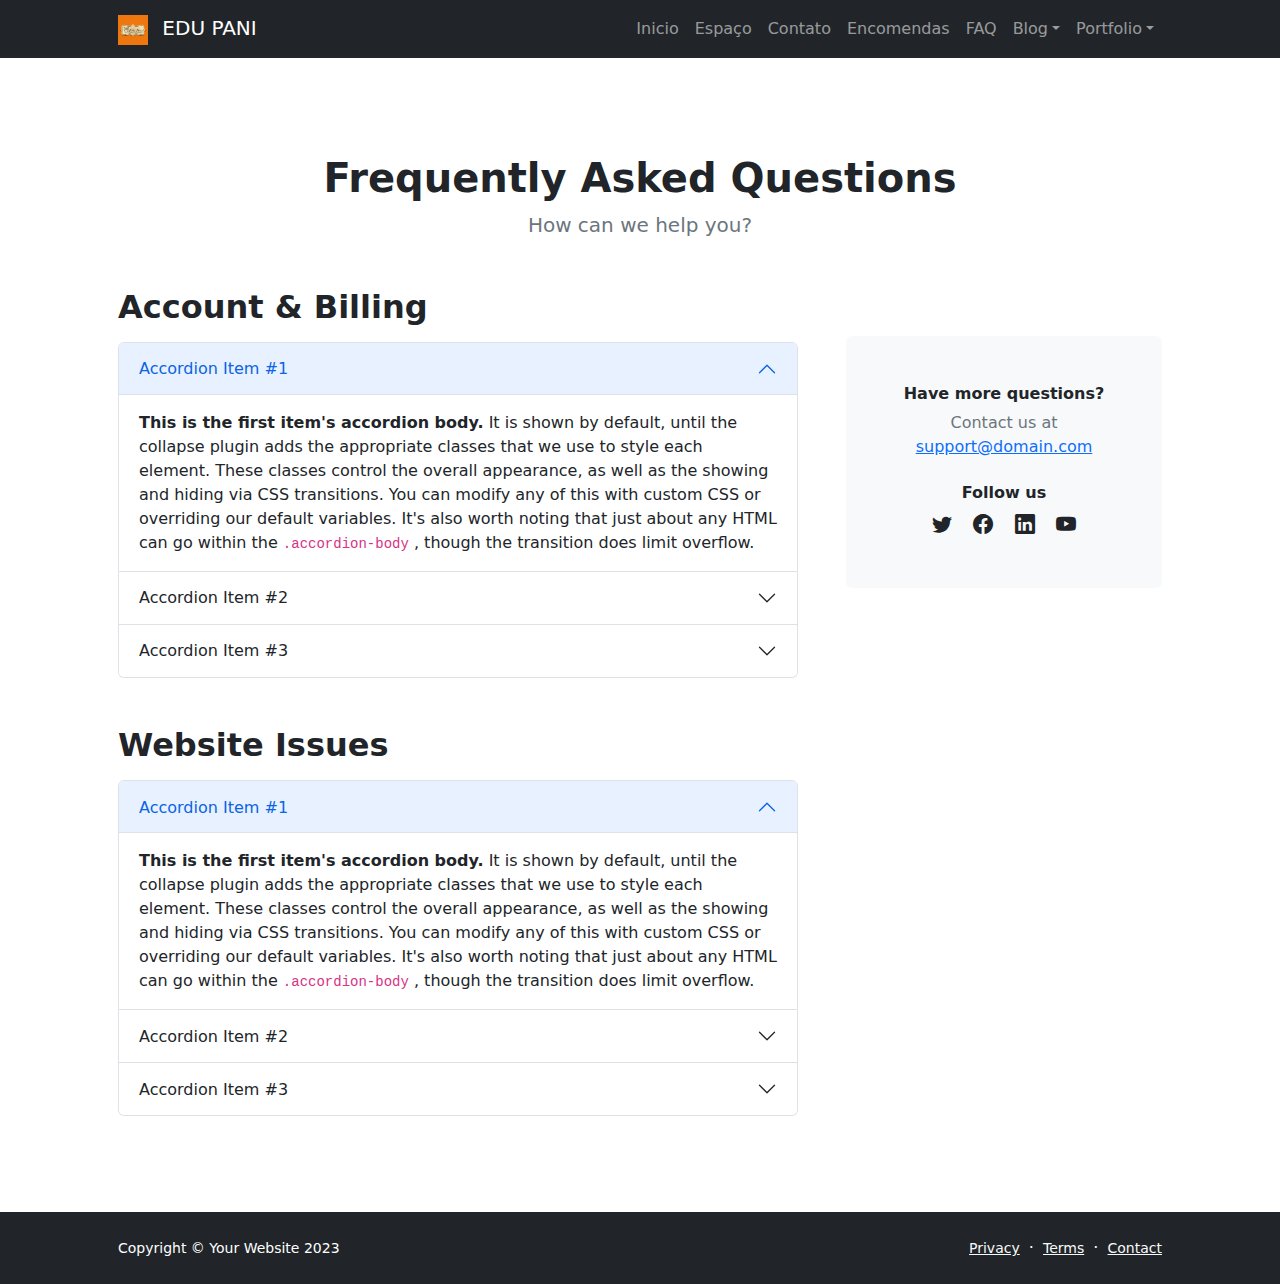
<file: faq.html>
<!DOCTYPE html>
<html lang="en">
    <head>
        <meta charset="utf-8" />
        <meta name="viewport" content="width=device-width, initial-scale=1, shrink-to-fit=no" />
        <meta name="description" content="" />
        <meta name="author" content="" />
        <title>Modern Business - Start Bootstrap Template</title>
        <!-- Favicon-->
        <link rel="icon" type="image/x-icon" href="assets/favicon.ico" />
        <!-- Bootstrap icons-->
        <link href="https://cdn.jsdelivr.net/npm/bootstrap-icons@1.5.0/font/bootstrap-icons.css" rel="stylesheet" />
        <!-- Core theme CSS (includes Bootstrap)-->
        <link href="css/styles.css" rel="stylesheet" />
    </head>
    <body class="d-flex flex-column h-100">
        <main class="flex-shrink-0">
            <!-- Navigation-->
            <nav class="navbar navbar-expand-lg navbar-dark bg-dark">
                <div class="container px-5">
                        <a class="navbar-brand" href="index.html">
                            <img src="assets/edu pani.jpg" alt="Logo" style="height: 30px; margin-right: 8px;">
                            EDU PANI
                        </a>
                    <button class="navbar-toggler" type="button" data-bs-toggle="collapse" data-bs-target="#navbarSupportedContent" aria-controls="navbarSupportedContent" aria-expanded="false" aria-label="Toggle navigation"><span class="navbar-toggler-icon"></span></button>
                    <div class="collapse navbar-collapse" id="navbarSupportedContent">
                        <ul class="navbar-nav ms-auto mb-2 mb-lg-0">
                            <li class="nav-item"><a class="nav-link" href="index.html">Inicio</a></li>
                            <li class="nav-item"><a class="nav-link" href="about.html">Espaço</a></li>
                            <li class="nav-item"><a class="nav-link" href="contact.html">Contato</a></li>
                            <li class="nav-item"><a class="nav-link" href="pricing.html">Encomendas</a></li>
                            <li class="nav-item"><a class="nav-link" href="faq.html">FAQ</a></li>
                            <li class="nav-item dropdown">
                                <a class="nav-link dropdown-toggle" id="navbarDropdownBlog" href="#" role="button" data-bs-toggle="dropdown" aria-expanded="false">Blog</a>
                                <ul class="dropdown-menu dropdown-menu-end" aria-labelledby="navbarDropdownBlog">
                                    <li><a class="dropdown-item" href="blog-home.html">Blog Home</a></li>
                                    <li><a class="dropdown-item" href="blog-post.html">Blog Post</a></li>
                                </ul>
                            </li>
                            <li class="nav-item dropdown">
                                <a class="nav-link dropdown-toggle" id="navbarDropdownPortfolio" href="#" role="button" data-bs-toggle="dropdown" aria-expanded="false">Portfolio</a>
                                <ul class="dropdown-menu dropdown-menu-end" aria-labelledby="navbarDropdownPortfolio">
                                    <li><a class="dropdown-item" href="portfolio-overview.html">Portfolio Overview</a></li>
                                    <li><a class="dropdown-item" href="portfolio-item.html">Portfolio Item</a></li>
                                </ul>
                            </li>
                        </ul>
                    </div>
                </div>
            </nav>
            <!-- Page Content-->
            <section class="py-5">
                <div class="container px-5 my-5">
                    <div class="text-center mb-5">
                        <h1 class="fw-bolder">Frequently Asked Questions</h1>
                        <p class="lead fw-normal text-muted mb-0">How can we help you?</p>
                    </div>
                    <div class="row gx-5">
                        <div class="col-xl-8">
                            <!-- FAQ Accordion 1-->
                            <h2 class="fw-bolder mb-3">Account &amp; Billing</h2>
                            <div class="accordion mb-5" id="accordionExample">
                                <div class="accordion-item">
                                    <h3 class="accordion-header" id="headingOne"><button class="accordion-button" type="button" data-bs-toggle="collapse" data-bs-target="#collapseOne" aria-expanded="true" aria-controls="collapseOne">Accordion Item #1</button></h3>
                                    <div class="accordion-collapse collapse show" id="collapseOne" aria-labelledby="headingOne" data-bs-parent="#accordionExample">
                                        <div class="accordion-body">
                                            <strong>This is the first item's accordion body.</strong>
                                            It is shown by default, until the collapse plugin adds the appropriate classes that we use to style each element. These classes control the overall appearance, as well as the showing and hiding via CSS transitions. You can modify any of this with custom CSS or overriding our default variables. It's also worth noting that just about any HTML can go within the
                                            <code>.accordion-body</code>
                                            , though the transition does limit overflow.
                                        </div>
                                    </div>
                                </div>
                                <div class="accordion-item">
                                    <h3 class="accordion-header" id="headingTwo"><button class="accordion-button collapsed" type="button" data-bs-toggle="collapse" data-bs-target="#collapseTwo" aria-expanded="false" aria-controls="collapseTwo">Accordion Item #2</button></h3>
                                    <div class="accordion-collapse collapse" id="collapseTwo" aria-labelledby="headingTwo" data-bs-parent="#accordionExample">
                                        <div class="accordion-body">
                                            <strong>This is the second item's accordion body.</strong>
                                            It is hidden by default, until the collapse plugin adds the appropriate classes that we use to style each element. These classes control the overall appearance, as well as the showing and hiding via CSS transitions. You can modify any of this with custom CSS or overriding our default variables. It's also worth noting that just about any HTML can go within the
                                            <code>.accordion-body</code>
                                            , though the transition does limit overflow.
                                        </div>
                                    </div>
                                </div>
                                <div class="accordion-item">
                                    <h3 class="accordion-header" id="headingThree"><button class="accordion-button collapsed" type="button" data-bs-toggle="collapse" data-bs-target="#collapseThree" aria-expanded="false" aria-controls="collapseThree">Accordion Item #3</button></h3>
                                    <div class="accordion-collapse collapse" id="collapseThree" aria-labelledby="headingThree" data-bs-parent="#accordionExample">
                                        <div class="accordion-body">
                                            <strong>This is the third item's accordion body.</strong>
                                            It is hidden by default, until the collapse plugin adds the appropriate classes that we use to style each element. These classes control the overall appearance, as well as the showing and hiding via CSS transitions. You can modify any of this with custom CSS or overriding our default variables. It's also worth noting that just about any HTML can go within the
                                            <code>.accordion-body</code>
                                            , though the transition does limit overflow.
                                        </div>
                                    </div>
                                </div>
                            </div>
                            <!-- FAQ Accordion 2-->
                            <h2 class="fw-bolder mb-3">Website Issues</h2>
                            <div class="accordion mb-5 mb-xl-0" id="accordionExample2">
                                <div class="accordion-item">
                                    <h3 class="accordion-header" id="headingOne"><button class="accordion-button" type="button" data-bs-toggle="collapse" data-bs-target="#collapseOne2" aria-expanded="true" aria-controls="collapseOne2">Accordion Item #1</button></h3>
                                    <div class="accordion-collapse collapse show" id="collapseOne2" aria-labelledby="headingOne" data-bs-parent="#accordionExample2">
                                        <div class="accordion-body">
                                            <strong>This is the first item's accordion body.</strong>
                                            It is shown by default, until the collapse plugin adds the appropriate classes that we use to style each element. These classes control the overall appearance, as well as the showing and hiding via CSS transitions. You can modify any of this with custom CSS or overriding our default variables. It's also worth noting that just about any HTML can go within the
                                            <code>.accordion-body</code>
                                            , though the transition does limit overflow.
                                        </div>
                                    </div>
                                </div>
                                <div class="accordion-item">
                                    <h3 class="accordion-header" id="headingTwo"><button class="accordion-button collapsed" type="button" data-bs-toggle="collapse" data-bs-target="#collapseTwo2" aria-expanded="false" aria-controls="collapseTwo2">Accordion Item #2</button></h3>
                                    <div class="accordion-collapse collapse" id="collapseTwo2" aria-labelledby="headingTwo" data-bs-parent="#accordionExample2">
                                        <div class="accordion-body">
                                            <strong>This is the second item's accordion body.</strong>
                                            It is hidden by default, until the collapse plugin adds the appropriate classes that we use to style each element. These classes control the overall appearance, as well as the showing and hiding via CSS transitions. You can modify any of this with custom CSS or overriding our default variables. It's also worth noting that just about any HTML can go within the
                                            <code>.accordion-body</code>
                                            , though the transition does limit overflow.
                                        </div>
                                    </div>
                                </div>
                                <div class="accordion-item">
                                    <h3 class="accordion-header" id="headingThree"><button class="accordion-button collapsed" type="button" data-bs-toggle="collapse" data-bs-target="#collapseThree2" aria-expanded="false" aria-controls="collapseThree2">Accordion Item #3</button></h3>
                                    <div class="accordion-collapse collapse" id="collapseThree2" aria-labelledby="headingThree" data-bs-parent="#accordionExample2">
                                        <div class="accordion-body">
                                            <strong>This is the third item's accordion body.</strong>
                                            It is hidden by default, until the collapse plugin adds the appropriate classes that we use to style each element. These classes control the overall appearance, as well as the showing and hiding via CSS transitions. You can modify any of this with custom CSS or overriding our default variables. It's also worth noting that just about any HTML can go within the
                                            <code>.accordion-body</code>
                                            , though the transition does limit overflow.
                                        </div>
                                    </div>
                                </div>
                            </div>
                        </div>
                        <div class="col-xl-4">
                            <div class="card border-0 bg-light mt-xl-5">
                                <div class="card-body p-4 py-lg-5">
                                    <div class="d-flex align-items-center justify-content-center">
                                        <div class="text-center">
                                            <div class="h6 fw-bolder">Have more questions?</div>
                                            <p class="text-muted mb-4">
                                                Contact us at
                                                <br />
                                                <a href="#!">support@domain.com</a>
                                            </p>
                                            <div class="h6 fw-bolder">Follow us</div>
                                            <a class="fs-5 px-2 link-dark" href="#!"><i class="bi-twitter"></i></a>
                                            <a class="fs-5 px-2 link-dark" href="#!"><i class="bi-facebook"></i></a>
                                            <a class="fs-5 px-2 link-dark" href="#!"><i class="bi-linkedin"></i></a>
                                            <a class="fs-5 px-2 link-dark" href="#!"><i class="bi-youtube"></i></a>
                                        </div>
                                    </div>
                                </div>
                            </div>
                        </div>
                    </div>
                </div>
            </section>
        </main>
        <!-- Footer-->
        <footer class="bg-dark py-4 mt-auto">
            <div class="container px-5">
                <div class="row align-items-center justify-content-between flex-column flex-sm-row">
                    <div class="col-auto"><div class="small m-0 text-white">Copyright &copy; Your Website 2023</div></div>
                    <div class="col-auto">
                        <a class="link-light small" href="#!">Privacy</a>
                        <span class="text-white mx-1">&middot;</span>
                        <a class="link-light small" href="#!">Terms</a>
                        <span class="text-white mx-1">&middot;</span>
                        <a class="link-light small" href="#!">Contact</a>
                    </div>
                </div>
            </div>
        </footer>
        <!-- Bootstrap core JS-->
        <script src="https://cdn.jsdelivr.net/npm/bootstrap@5.2.3/dist/js/bootstrap.bundle.min.js"></script>
        <!-- Core theme JS-->
        <script src="js/scripts.js"></script>
    </body>
</html>
</file>
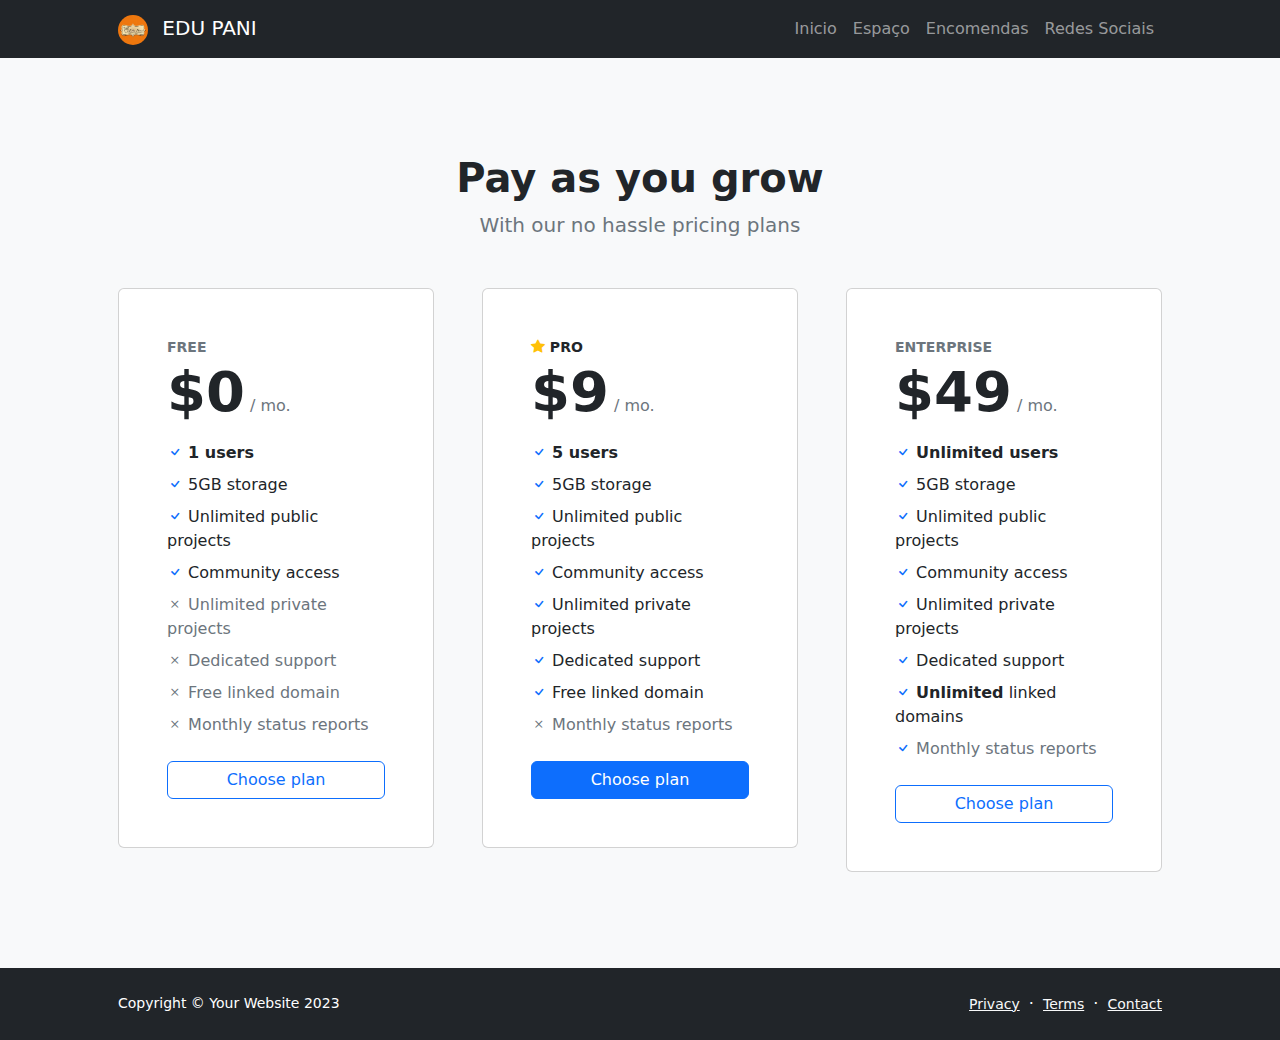
<file: pricing.html>
<!DOCTYPE html>
<html lang="en">
    <head>
        <meta charset="utf-8" />
        <meta name="viewport" content="width=device-width, initial-scale=1, shrink-to-fit=no" />
        <meta name="description" content="" />
        <meta name="author" content="" />
        <title>Modern Business - Start Bootstrap Template</title>
        <!-- Favicon-->
        <link rel="icon" type="image/x-icon" href="assets/favicon.ico" />
        <!-- Bootstrap icons-->
        <link href="https://cdn.jsdelivr.net/npm/bootstrap-icons@1.5.0/font/bootstrap-icons.css" rel="stylesheet" />
        <!-- Core theme CSS (includes Bootstrap)-->
        <link href="css/styles.css" rel="stylesheet" />
    </head>
    <body class="d-flex flex-column">
        <main class="flex-shrink-0">
            <!-- Navigation-->
            <nav class="navbar navbar-expand-lg navbar-dark bg-dark">
                <div class="container px-5">
                        <a class="navbar-brand" href="index.html">
                            <img src="assets/edu pani.jpg" alt="Logo" style="height: 30px; margin-right: 8px; border-radius: 50%;">
                            EDU PANI
                        </a>
                    <button class="navbar-toggler" type="button" data-bs-toggle="collapse" data-bs-target="#navbarSupportedContent" aria-controls="navbarSupportedContent" aria-expanded="false" aria-label="Toggle navigation"><span class="navbar-toggler-icon"></span></button>
                    <div class="collapse navbar-collapse" id="navbarSupportedContent">
                        <ul class="navbar-nav ms-auto mb-2 mb-lg-0">
                            <li class="nav-item"><a class="nav-link" href="index.html">Inicio</a></li>
                            <li class="nav-item"><a class="nav-link" href="about.html">Espaço</a></li>
                            <li class="nav-item"><a class="nav-link" href="pricing.html">Encomendas</a></li>
                            <li class="nav-item"><a class="nav-link" href="contact.html">Redes Sociais</a></li>
                        </ul>
                    </div>
                </div>
            </nav>
            <!-- Pricing section-->
            <section class="bg-light py-5">
                <div class="container px-5 my-5">
                    <div class="text-center mb-5">
                        <h1 class="fw-bolder">Pay as you grow</h1>
                        <p class="lead fw-normal text-muted mb-0">With our no hassle pricing plans</p>
                    </div>
                    <div class="row gx-5 justify-content-center">
                        <!-- Pricing card free-->
                        <div class="col-lg-6 col-xl-4">
                            <div class="card mb-5 mb-xl-0">
                                <div class="card-body p-5">
                                    <div class="small text-uppercase fw-bold text-muted">Free</div>
                                    <div class="mb-3">
                                        <span class="display-4 fw-bold">$0</span>
                                        <span class="text-muted">/ mo.</span>
                                    </div>
                                    <ul class="list-unstyled mb-4">
                                        <li class="mb-2">
                                            <i class="bi bi-check text-primary"></i>
                                            <strong>1 users</strong>
                                        </li>
                                        <li class="mb-2">
                                            <i class="bi bi-check text-primary"></i>
                                            5GB storage
                                        </li>
                                        <li class="mb-2">
                                            <i class="bi bi-check text-primary"></i>
                                            Unlimited public projects
                                        </li>
                                        <li class="mb-2">
                                            <i class="bi bi-check text-primary"></i>
                                            Community access
                                        </li>
                                        <li class="mb-2 text-muted">
                                            <i class="bi bi-x"></i>
                                            Unlimited private projects
                                        </li>
                                        <li class="mb-2 text-muted">
                                            <i class="bi bi-x"></i>
                                            Dedicated support
                                        </li>
                                        <li class="mb-2 text-muted">
                                            <i class="bi bi-x"></i>
                                            Free linked domain
                                        </li>
                                        <li class="text-muted">
                                            <i class="bi bi-x"></i>
                                            Monthly status reports
                                        </li>
                                    </ul>
                                    <div class="d-grid"><a class="btn btn-outline-primary" href="#!">Choose plan</a></div>
                                </div>
                            </div>
                        </div>
                        <!-- Pricing card pro-->
                        <div class="col-lg-6 col-xl-4">
                            <div class="card mb-5 mb-xl-0">
                                <div class="card-body p-5">
                                    <div class="small text-uppercase fw-bold">
                                        <i class="bi bi-star-fill text-warning"></i>
                                        Pro
                                    </div>
                                    <div class="mb-3">
                                        <span class="display-4 fw-bold">$9</span>
                                        <span class="text-muted">/ mo.</span>
                                    </div>
                                    <ul class="list-unstyled mb-4">
                                        <li class="mb-2">
                                            <i class="bi bi-check text-primary"></i>
                                            <strong>5 users</strong>
                                        </li>
                                        <li class="mb-2">
                                            <i class="bi bi-check text-primary"></i>
                                            5GB storage
                                        </li>
                                        <li class="mb-2">
                                            <i class="bi bi-check text-primary"></i>
                                            Unlimited public projects
                                        </li>
                                        <li class="mb-2">
                                            <i class="bi bi-check text-primary"></i>
                                            Community access
                                        </li>
                                        <li class="mb-2">
                                            <i class="bi bi-check text-primary"></i>
                                            Unlimited private projects
                                        </li>
                                        <li class="mb-2">
                                            <i class="bi bi-check text-primary"></i>
                                            Dedicated support
                                        </li>
                                        <li class="mb-2">
                                            <i class="bi bi-check text-primary"></i>
                                            Free linked domain
                                        </li>
                                        <li class="text-muted">
                                            <i class="bi bi-x"></i>
                                            Monthly status reports
                                        </li>
                                    </ul>
                                    <div class="d-grid"><a class="btn btn-primary" href="#!">Choose plan</a></div>
                                </div>
                            </div>
                        </div>
                        <!-- Pricing card enterprise-->
                        <div class="col-lg-6 col-xl-4">
                            <div class="card">
                                <div class="card-body p-5">
                                    <div class="small text-uppercase fw-bold text-muted">Enterprise</div>
                                    <div class="mb-3">
                                        <span class="display-4 fw-bold">$49</span>
                                        <span class="text-muted">/ mo.</span>
                                    </div>
                                    <ul class="list-unstyled mb-4">
                                        <li class="mb-2">
                                            <i class="bi bi-check text-primary"></i>
                                            <strong>Unlimited users</strong>
                                        </li>
                                        <li class="mb-2">
                                            <i class="bi bi-check text-primary"></i>
                                            5GB storage
                                        </li>
                                        <li class="mb-2">
                                            <i class="bi bi-check text-primary"></i>
                                            Unlimited public projects
                                        </li>
                                        <li class="mb-2">
                                            <i class="bi bi-check text-primary"></i>
                                            Community access
                                        </li>
                                        <li class="mb-2">
                                            <i class="bi bi-check text-primary"></i>
                                            Unlimited private projects
                                        </li>
                                        <li class="mb-2">
                                            <i class="bi bi-check text-primary"></i>
                                            Dedicated support
                                        </li>
                                        <li class="mb-2">
                                            <i class="bi bi-check text-primary"></i>
                                            <strong>Unlimited</strong>
                                            linked domains
                                        </li>
                                        <li class="text-muted">
                                            <i class="bi bi-check text-primary"></i>
                                            Monthly status reports
                                        </li>
                                    </ul>
                                    <div class="d-grid"><a class="btn btn-outline-primary" href="#!">Choose plan</a></div>
                                </div>
                            </div>
                        </div>
                    </div>
                </div>
            </section>
        </main>
        <!-- Footer-->
        <footer class="bg-dark py-4 mt-auto">
            <div class="container px-5">
                <div class="row align-items-center justify-content-between flex-column flex-sm-row">
                    <div class="col-auto"><div class="small m-0 text-white">Copyright &copy; Your Website 2023</div></div>
                    <div class="col-auto">
                        <a class="link-light small" href="#!">Privacy</a>
                        <span class="text-white mx-1">&middot;</span>
                        <a class="link-light small" href="#!">Terms</a>
                        <span class="text-white mx-1">&middot;</span>
                        <a class="link-light small" href="#!">Contact</a>
                    </div>
                </div>
            </div>
        </footer>
        <!-- Bootstrap core JS-->
        <script src="https://cdn.jsdelivr.net/npm/bootstrap@5.2.3/dist/js/bootstrap.bundle.min.js"></script>
        <!-- Core theme JS-->
        <script src="js/scripts.js"></script>
    </body>
</html>
</file>
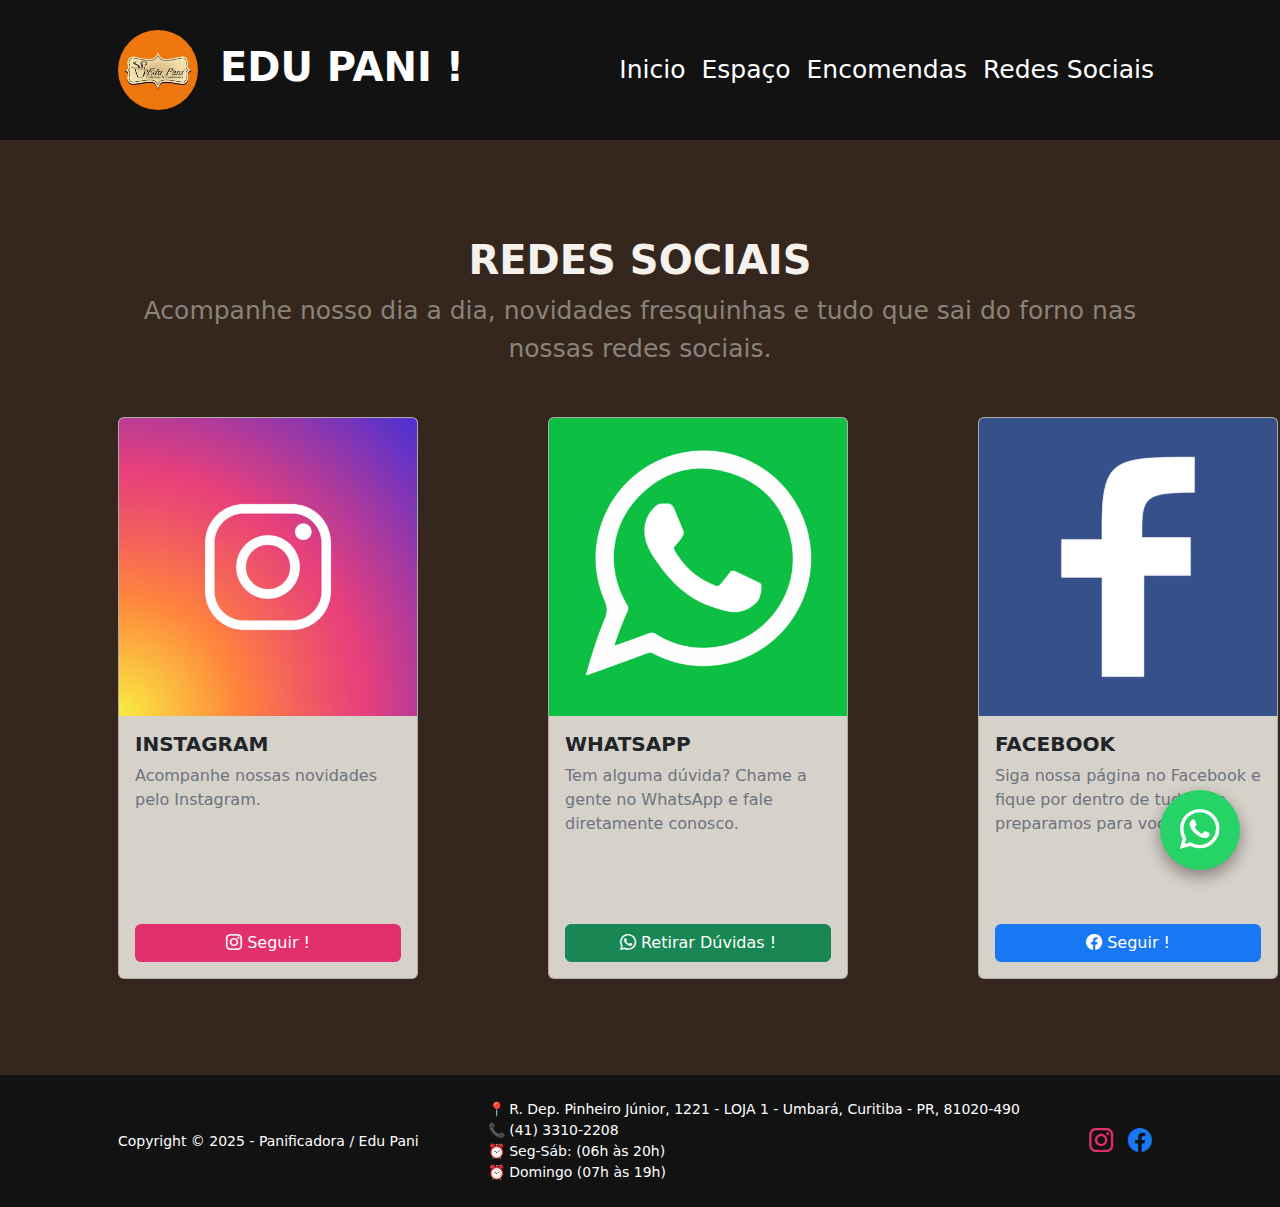
<file: redes-sociais.html>
<!DOCTYPE html>
<html lang="pt-br">
    <head>
        <meta charset="utf-8" />
        <meta name="viewport" content="width=device-width, initial-scale=1, shrink-to-fit=no" />
        <meta name="description" content />
        <meta name="author" content />
        <title> - EDU PANI - </title>
        <!-- Favicon-->
       <link rel="icon" type="image/png" href="assets/edu pani.jpg">
        <!-- Bootstrap icons-->
        <link href="https://cdn.jsdelivr.net/npm/bootstrap-icons@1.5.0/font/bootstrap-icons.css" rel="stylesheet" />
        <!-- Core theme CSS (includes Bootstrap)-->
        <link href="css/styles.css" rel="stylesheet" />
        <link rel="stylesheet" href="css/meu.css">
    </head>
    <body class="page-transition cor-fundo d-flex flex-column">
            <!-- LOADER DE TRANSIÇÃO (passo 1) -->
            <div id="page-loader">
                <div class="dots">
                    <span></span>
                    <span></span>
                    <span></span>
                </div>
            </div>
        <main class="flex-shrink-0">
            <!-- Navigation-->
            <nav class="minha-cor navbar navbar-expand-lg navbar-dark">
                <div class="container px-5">
                        <a class="meu-texto navbar-brand" href="index.html">
                            <img src="assets/edu pani.jpg" alt="Logo" style="height: 80px; margin-right: 8px; border-radius: 50%;">
                            EDU PANI !
                        </a>
                    <button class="navbar-toggler" type="button" data-bs-toggle="collapse" data-bs-target="#navbarSupportedContent" aria-controls="navbarSupportedContent" aria-expanded="false" aria-label="Toggle navigation"><span class="navbar-toggler-icon"></span></button>
                    <div class="collapse navbar-collapse" id="navbarSupportedContent">
                        <ul class="navbar-nav ms-auto mb-2 mb-lg-0">
                            <li class="nav-item"><a class="nav-link cor-nav" href="index.html">Inicio</a></li>
                            <li class="nav-item"><a class="nav-link cor-nav" href="espaço.html">Espaço</a></li>
                            <li class="nav-item"><a class="nav-link cor-nav" href="encomendas.html">Encomendas</a></li>
                            <li class="nav-item"><a class="nav-link cor-nav" href="redes-sociais.html">Redes Sociais</a></li>
                        </ul>
                    </div>
                </div>
            </nav>
            <!-- Page content-->
                <section class="encomendas-titulo py-5"> <!-- Carrossel de salgados -->
                    <div class="container px-5 my-5">

                        <!-- Título -->
                        <div class="text-center mb-5">
                            <h1 class="titulo">REDES SOCIAIS</h1>
                            <p class="texto-p">
                                Acompanhe nosso dia a dia, novidades fresquinhas e tudo que sai do forno nas nossas redes sociais.
                            </p>
                        </div>

                        <div class="position-relative">
                            <!-- Container horizontal -->
                            <div class=".carousel-fake-rede-social">
                                <div class="d-flex espacamento-box-redes-sociais">
                                    <!-- BOX 1 -->
                                    <div class="animacao flex-shrink-0" style="width: 300px;">
                                        <div class="card h-100 card-personalizado card-personalizado2">
                                            <img src="assets/logo-instagram.png" class="card-img-top" alt="Salgados">
                                            <div class="card-body d-flex flex-column">
                                                <h5 class="fw-bold">INSTAGRAM</h5>
                                                <p class="text-muted">Acompanhe nossas novidades pelo Instagram.</p>
                                                <br><br><br>                               
                                                <a href="https://www.instagram.com/padariaedupani/" 
                                                    target="_blank" 
                                                    class="btn mt-auto text-white"
                                                    style="background:#E1306C;">
                                                    <i class="bi bi-instagram"></i> Seguir !
                                                </a>
                                            </div>   
                                        </div>
                                    </div>

                                    <!-- BOX 2 -->
                                    <div class="animacao flex-shrink-0" style="width: 300px;">
                                        <div class="card h-100 card-personalizado card-personalizado2">
                                            <img src="assets/logo-wpp.png" class="card-img-top" alt="Salgados">
                                            <div class="card-body d-flex flex-column">
                                                <h5 class="fw-bold">WHATSAPP</h5>
                                                <p class="text-muted">Tem alguma dúvida? Chame a gente no WhatsApp e fale diretamente conosco.</p>
                                                <br><br><br>                               
                                                <a href="https://wa.me/554195760503?text=Olá,%20gostaria%20de%20retirar%20uma%20dúvida.%0A%0A" target="_blank" class="btn btn-success btn btn-primary mt-auto">
                                                    <i class="bi bi-whatsapp"></i> Retirar Dúvidas ! 
                                                </a>
                                            </div>   
                                        </div>
                                    </div>

                                    <!-- BOX 3 -->
                                    <div class="animacao flex-shrink-0" style="width: 300px;">
                                        <div class="card h-100 card-personalizado card-personalizado2">
                                            <img src="assets/logo-face.png" class="card-img-top" alt="Salgados">
                                            <div class="card-body d-flex flex-column">
                                                <h5 class="fw-bold">FACEBOOK</h5>
                                                <p class="text-muted">Siga nossa página no Facebook e fique por dentro de tudo que preparamos para você.</p>
                                                <br><br><br>                               
                                                <a href="https://www.facebook.com/edupanii/?locale=pt_BR" 
                                                target="_blank" 
                                                class="btn mt-auto text-white"
                                                style="background:#1877F2;">
                                                <i class="bi bi-facebook"></i> Seguir !
                                                </a>
                                            </div>   
                                        </div>
                                    </div>
                                </div>
                            </div>   
                        </div>                      
                    </div>
                </section>  
        </main>
        <!-- Footer-->
        <footer class="cor-footer py-4 mt-auto">
            <div class="container px-5">
                <div class="row align-items-center justify-content-between flex-column flex-sm-row">
                    <div class="col-auto"><div class="small m-0 text-white">Copyright &copy; 2025 - Panificadora / Edu Pani</div></div>
                        <div class="small text-white col-auto">
                        📍 R. Dep. Pinheiro Júnior, 1221 - LOJA 1 - Umbará, Curitiba - PR, 81020-490<br>
                        📞 (41) 3310-2208 <br>
                        ⏰ Seg-Sáb: (06h às 20h)⠀<br>⏰ Domingo (07h às 19h)
                        </div>
                    <div class="col-auto social-icons">
                        <a href="https://www.instagram.com/padariaedupani/" class="instagram"><i class="bi bi-instagram"></i></a>
                        <a href="https://www.facebook.com/edupanii/?locale=pt_BR" class="facebook"><i class="bi bi-facebook"></i></a>
                    </div>
                </div>
            </div>
        </footer>
            <a href="https://wa.me/554195760503?text=Olá,%20gostaria%20de%20retirar%20uma%20dúvida.%0A%0A" 
                target="_blank" 
                class="whatsapp-fixo">
                <i class="bi bi-whatsapp"></i>
            </a>
        <!-- Bootstrap core JS-->
        <script src="https://cdn.jsdelivr.net/npm/bootstrap@5.2.3/dist/js/bootstrap.bundle.min.js"></script>
        <!-- Core theme JS-->
        <script src="js/scripts.js"></script>
        <!-- * * * * * * * * * * * * * * * * * * * * * * * * * * * * * * * * * * * * * * * *-->
        <!-- * *                               SB Forms JS                               * *-->
        <!-- * * Activate your form at https://startbootstrap.com/solution/contact-forms * *-->
        <!-- * * * * * * * * * * * * * * * * * * * * * * * * * * * * * * * * * * * * * * * *-->
        <script src="https://cdn.startbootstrap.com/sb-forms-latest.js"></script>
    </body>
</html>
</file>
<file: css/meu.css>
body{
    background-color: #F5F2EE;
}

/* ---- nav ---- */
.minha-cor{
    /* ---- fixar ---- */
    position: fixed;
    top: 0;
    left: 0;
    width: 100%;
    z-index: 1000;
    /* ---- fim fixar ---- */
    background-color: rgb(18, 18, 19);
    height: 140px;
    font-size: 400;
}

.meu-texto{
    color: rgb(255, 255, 255);
    font-size: 40px;
    font-weight: bold;
}

.cor-nav{
    color: rgb(255, 255, 255);
    font-size: 25px;
    /* ---- transição ---- */
    transition: border-top-color 0.4s ease, color 0.4s ease;
    /* ---- fim transição ---- */
}

.cor-nav:hover{
    border-top: 4px solid rgb(179, 96, 22);
    color: rgb(179, 96, 22);
}

@media (max-width: 992px) {
    .cor-nav:hover {
        border-top: none;
    }
    .cor-nav{
        color: #ffffff;
        font-size: 22px;
        font-weight: 700;
          text-shadow:
            -1px -1px 0 #000,
            1px -1px 0 #000,
            -1px  1px 0 #000,
            1px  1px 0 #000;
    }
}

/* ---- header  ---- */
.meu-header{
    background-color: rgb(53, 39, 29);
    margin-top: 140px;
}


/* ---- texto edu pani ---- */
.cor-texto-edu-pani{
    background-color: #EAE4DC;
}

/* ---- cor bloco espaços edu pani ---- */
.cor-bloco{
    background-color: #EAE4DC;
}

/* ---- cor footer ---- */
.cor-footer{
    background-color: rgb(18, 18, 19);
}



/* ---- aba encomendas ---- */

.encomendas-titulo{
    margin-top: 140px;
}

.carousel-wrapper {
    overflow: hidden;
    width: 100%;
}

.carousel-container {
    display: flex;
    flex-wrap: nowrap;
    gap: 16px;
}

.carousel-btn {
    position: absolute;
    top: 50%;
    transform: translateY(-50%);
    width: 50px;
    height: 50px;
    border-radius: 50%;
    background-color: rgba(0,0,0,0.5);
    border: none;
    color: white;
    font-size: 24px;
    display: flex;
    align-items: center;
    justify-content: center;
    cursor: pointer;
    z-index: 20;
    transition: background-color 0.3s, transform 0.2s;
}

.carousel-btn:hover {
    background-color: rgba(0,0,0,0.8);
    transform: translateY(-50%) scale(1.1);
}

.carousel-btn.left { left: -25px; }
.carousel-btn.right { right: -25px; }


/* ---- cor fundo encomendas ---- */

.cor-fundo{
    background-color: rgb(53, 39, 29);
}

h1.titulo{
    color: #F5F2EE;
    font-weight: bold;
}

p.texto-p{
    color: #8a837a;
    font-size: 25px;
}

/* ---- cor card encomendas ---- */
.card.h-100.card-personalizado{
    background-color: rgb(214, 209, 201);
}

/* ---- page de espaços ---- */

.espacamento{
    margin-top: 140px;
}

.fundo-tela-espaco{
    background-color: rgb(53, 39, 29);
}

h2.titulo{
    color: #F5F2EE;
    font-weight: bold;
}

p.texto-p-espaco{
    color: #8a837a;
    font-size: 25px;
}

.cor-2{
    background-color: rgb(80, 60, 45)
}

.img-fluid {
    border: 8px solid #615e59; /* borda marrom escura */
    border-radius: 15px;       /* cantos arredondados */
}


/* ---- page de redes sociais ---- */
.espacamento-box-redes-sociais{
    gap: 130px;
    margin-top: 50px;
}

.card-personalizado2 {
  transition: box-shadow 0.25s ease, transform 0.25s ease;
}

.card-personalizado2:hover {
    transform: scale(1.05);
    box-shadow: 0 0 20px rgba(255, 255, 255, 0.89);
}

.carousel-fake-rede-social {
    width: 100%;
}

@media (max-width: 576px) {
  .espacamento-box-redes-sociais {
    flex-direction: column;
    align-items: center;
    gap: 20px;
  }

  .espacamento-box-redes-sociais .animacao {
    width: 100% !important;
    max-width: 320px;
  }
}

@media (max-width: 992px) {
  .espacamento-box-redes-sociais {
    flex-direction: column;
    align-items: center;
    gap: 24px;
  }

  .espacamento-box-redes-sociais .animacao {
    width: 100% !important;
    max-width: 360px;
  }
}


/* ---- transição page ---- */

/* estado inicial */
/* Overlay */
#page-loader {
  position: fixed;
  inset: 0;
  background: #000000; /* marrom escuro (ajuste se quiser) */
  display: flex;
  align-items: center;
  justify-content: center;
  z-index: 9999;
  opacity: 1;
  transition: opacity 0.4s ease;
}

/* esconder */
#page-loader.hidden {
  opacity: 0;
  pointer-events: none;
}

/* Pontinhos */
.dots {
  display: flex;
  gap: 10px;
}

.dots span {
  width: 16px;
  height: 16px;
  background: #41271c; /* preto */
  border-radius: 50%;
  animation: bounce 1.2s infinite ease-in-out;
}

/* atraso entre eles */
.dots span:nth-child(1) { animation-delay: 0s; }
.dots span:nth-child(2) { animation-delay: 0.15s; }
.dots span:nth-child(3) { animation-delay: 0.3s; }

@keyframes bounce {
  0%, 80%, 100% {
    transform: translateY(0);
    opacity: 0.4;
  }
  40% {
    transform: translateY(-10px);
    opacity: 1;
  }
}

/* ---- footer redes sociais icons ---- */

.social-icons a {
    font-size: 1.5rem; /* tamanho dos ícones */
    margin-right: 10px;
    transition: transform 0.2s; /* efeito hover */
}

.social-icons a i {
    color: #ffffff; /* cor padrão, se quiser branco antes do hover */
}

/* Cores das redes sociais */
.social-icons a.instagram i {
    color: #E1306C; /* rosa Instagram */
}

.social-icons a.facebook i {
    color: #1877F2; /* azul Facebook */
}

/* Efeito ao passar o mouse */
.social-icons a:hover i {
    transform: scale(1.2); /* aumenta o ícone levemente */
    opacity: 0.8;
}

/* ---- botão whatsapp fixo ---- */

.whatsapp-fixo {
  position: fixed;
  bottom: 30px;
  right: 40px;
  background: #25D366;
  color: #fff;
  border-radius: 50%;
  width: 80px;
  height: 80px;
  display: flex;
  align-items: center;
  justify-content: center;
  font-size: 40px;
  box-shadow: 0 6px 16px rgba(0,0,0,0.4);
  z-index: 9999;

  /* começa invisível */
  opacity: 0;
  pointer-events: none;

  /* transição para sumir/entrar suavemente */
  transition: opacity 0.5s ease, transform 0.3s ease, box-shadow 0.3s ease;
}

/* efeito hover */
.whatsapp-fixo:hover {
  transform: scale(1.1);
  box-shadow: 0 8px 20px rgba(0,0,0,0.5);
}

/* classe para esconder explicitamente (opcional) */
.whatsapp-fixo.hidden {
  opacity: 0;
  pointer-events: none;
}

/* classe para mostrar */
.whatsapp-fixo.visible {
  opacity: 1;
  pointer-events: auto;
}




/* mobile */
@media(max-width: 576px){
  .whatsapp-fixo {
    width: 70px;
    height: 70px;
    font-size: 36px;
    bottom: 20px;
    right: 25px; /* mais afastado da lateral no celular */
  }
}
</file>
